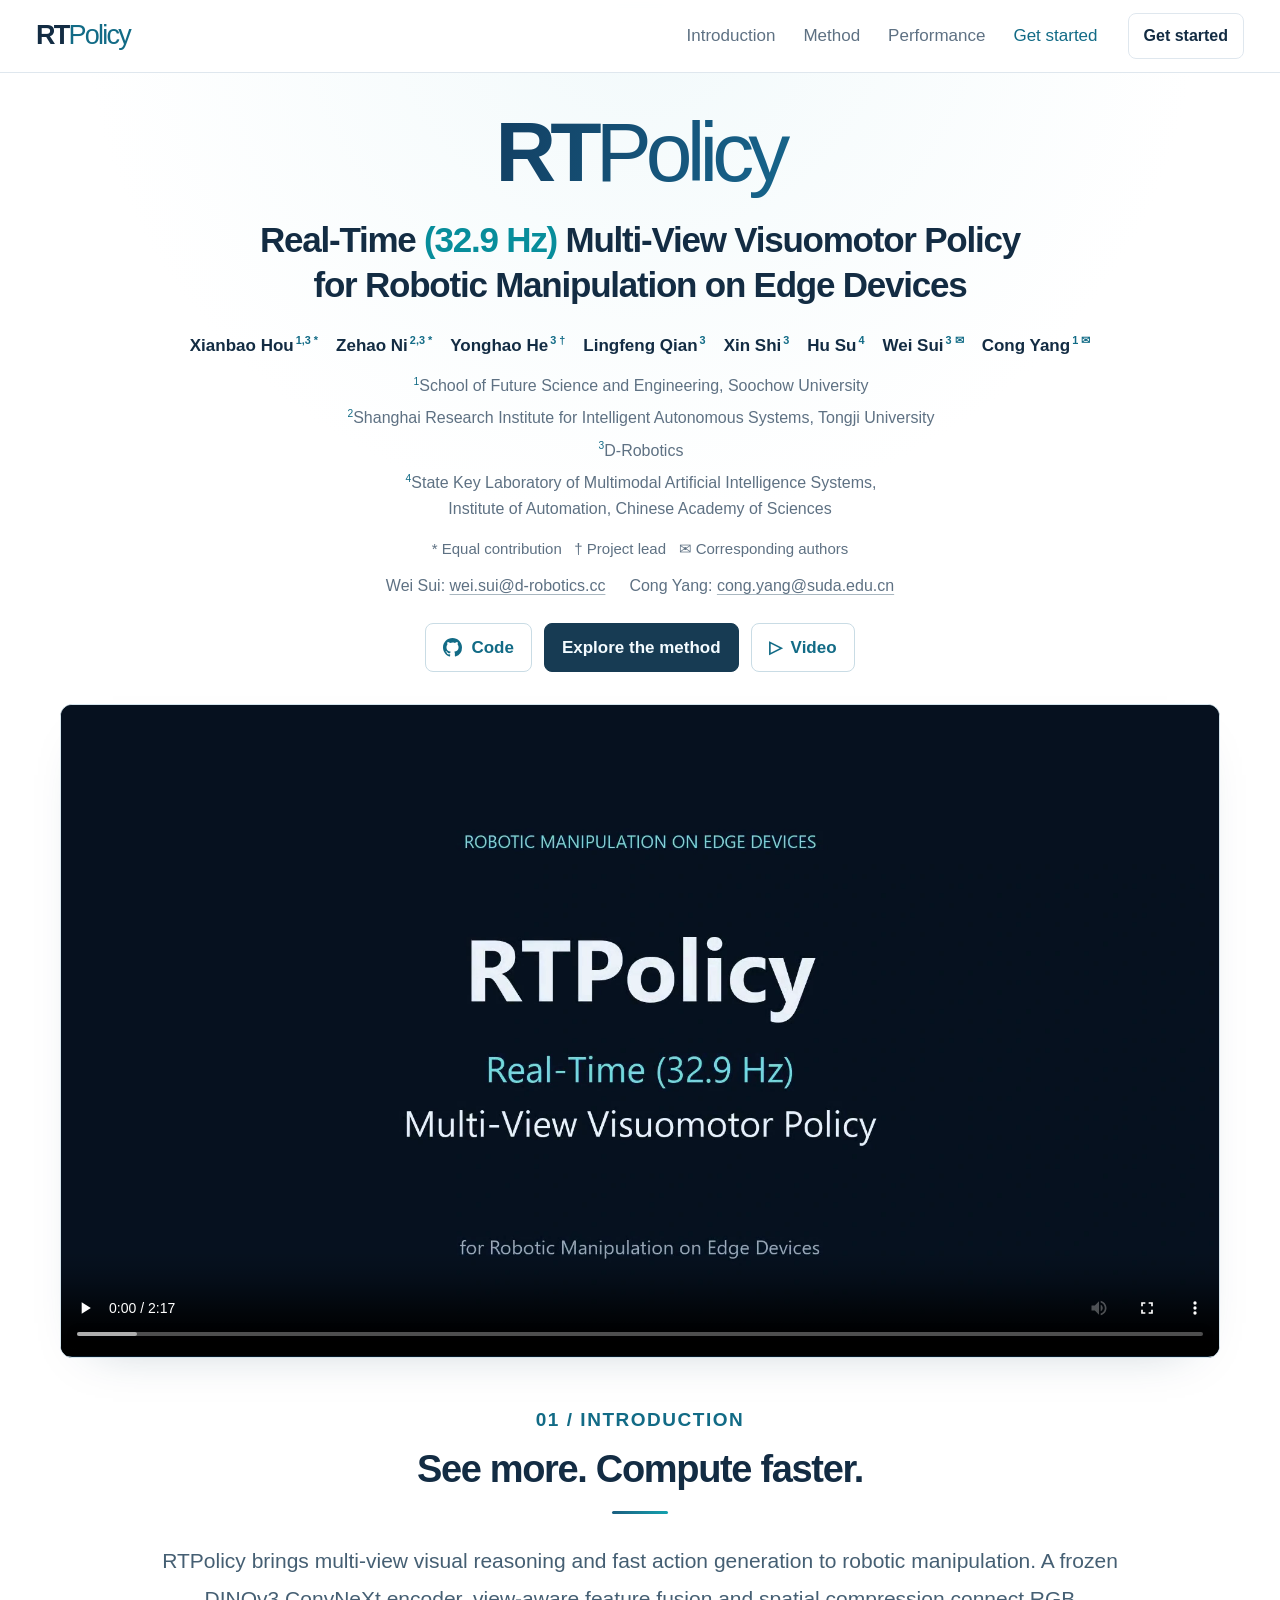
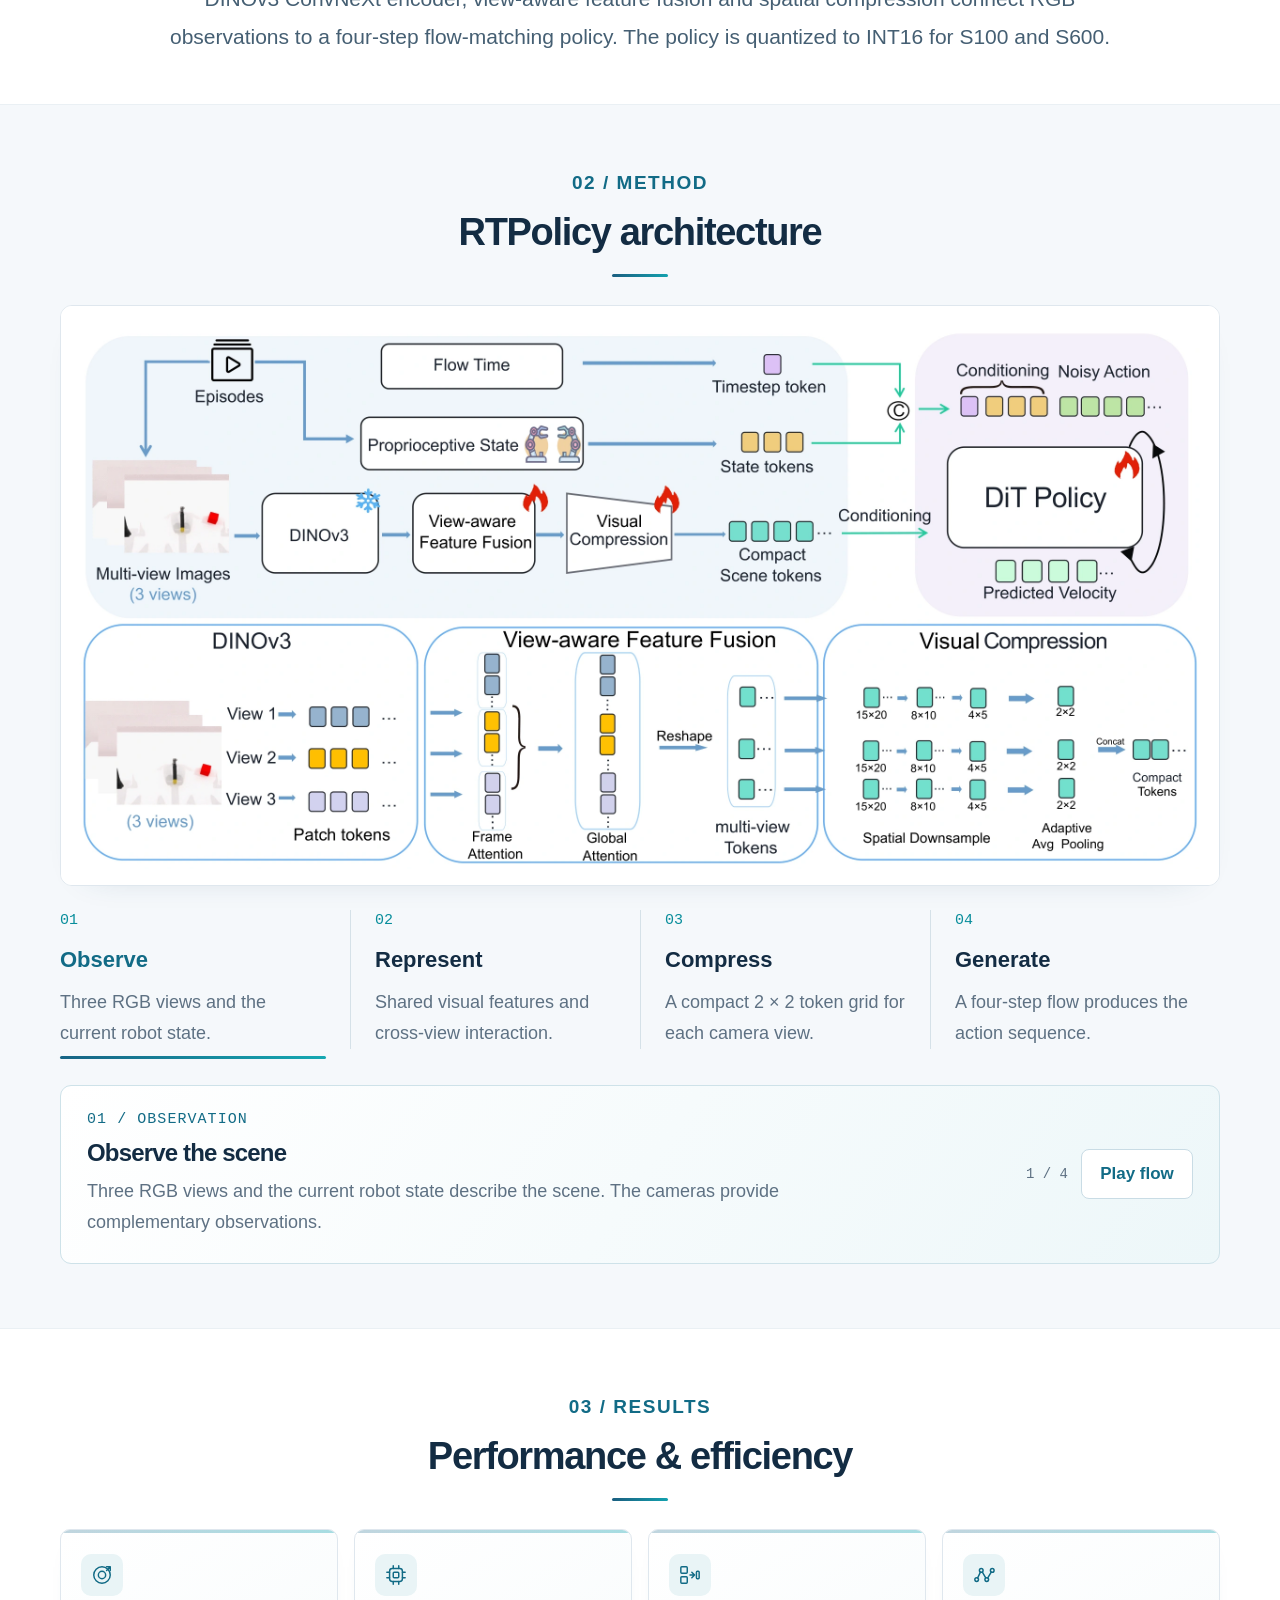
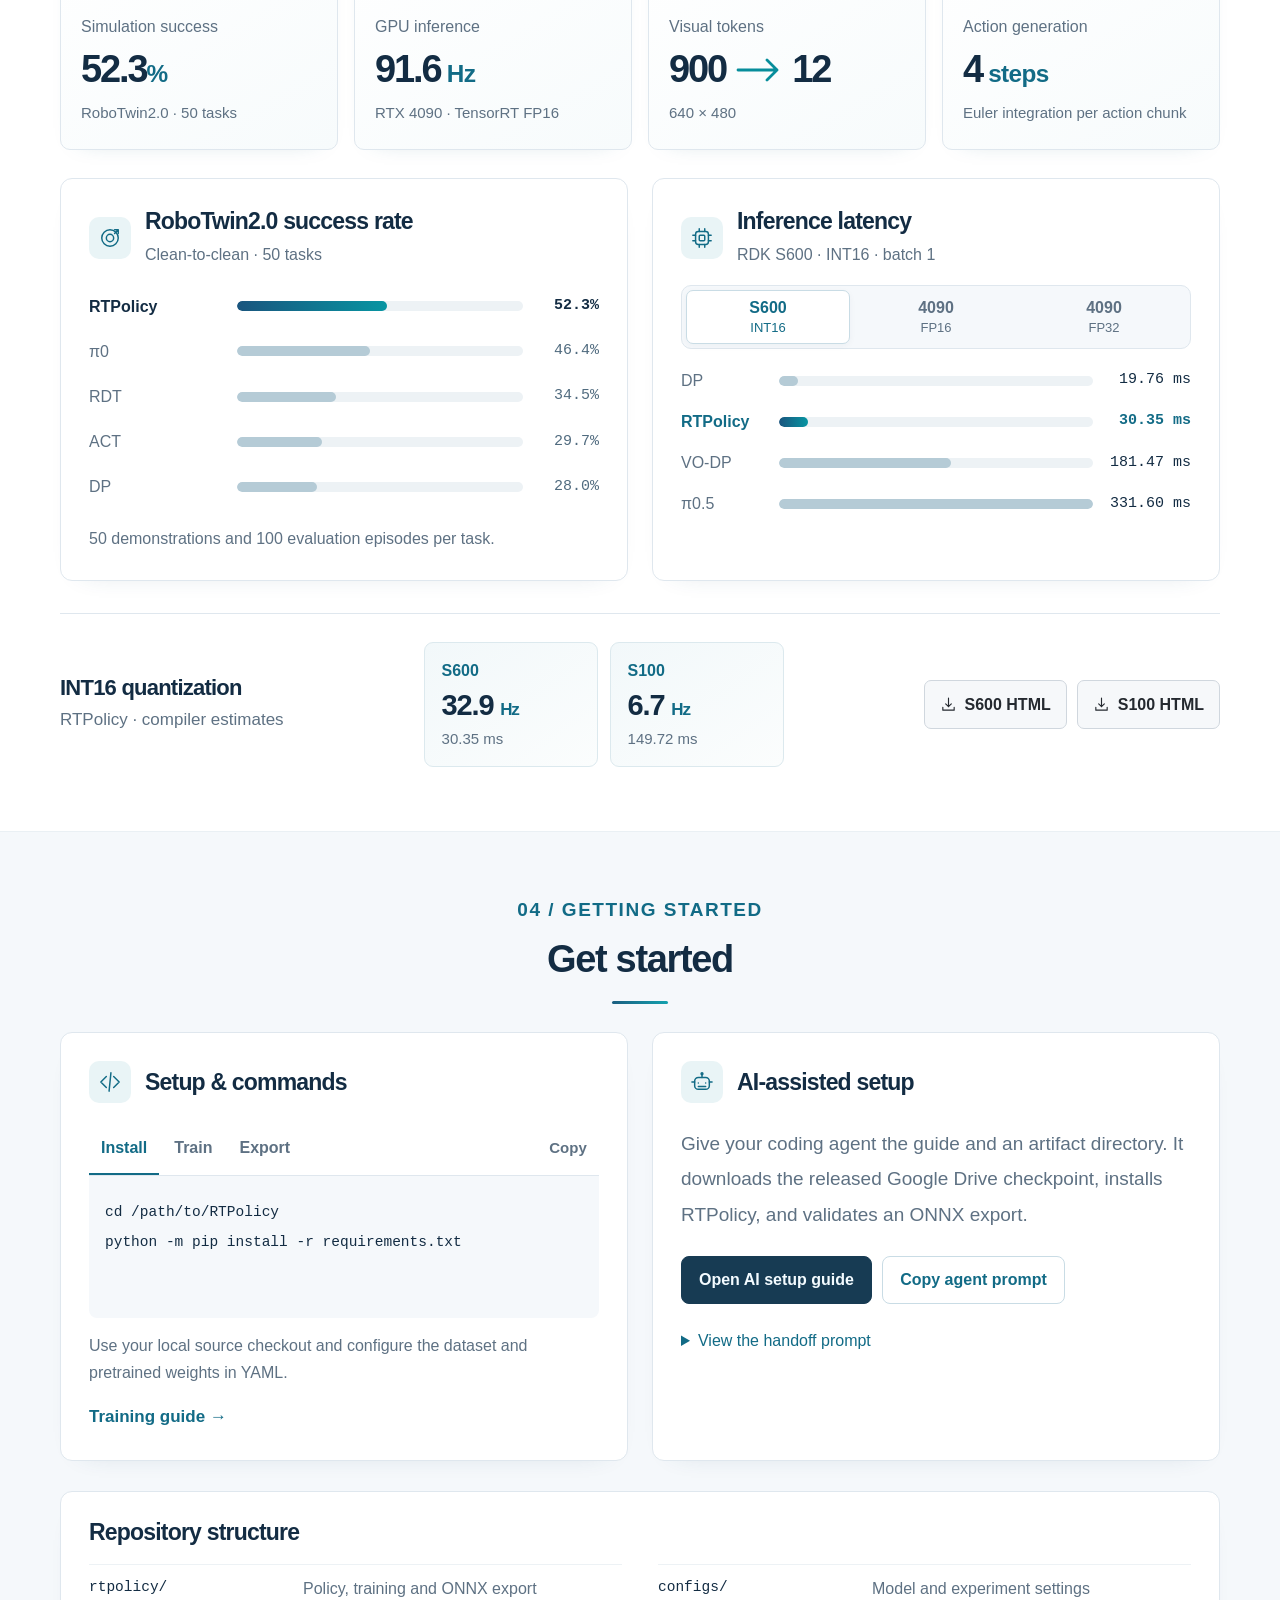
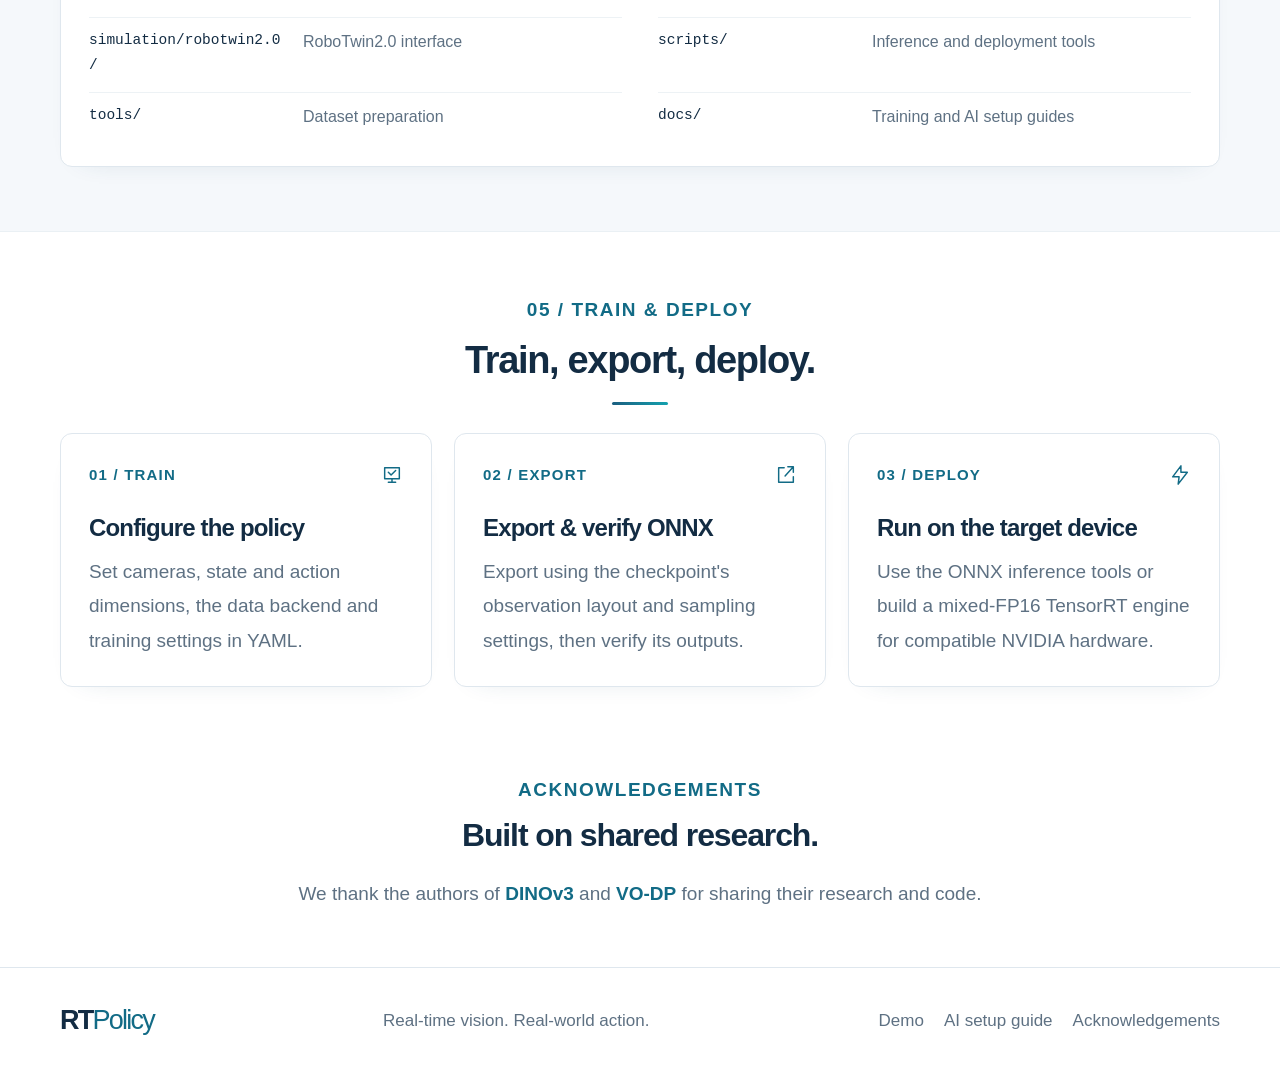
<file: index.html>
<!doctype html>
<html lang="en">
  <head>
    <meta charset="utf-8" />
    <meta name="viewport" content="width=device-width,initial-scale=1" />
    <meta
      name="description"
      content="RTPolicy: multi-view visual reasoning, compact observation tokens and fast flow-matching action generation for robotic manipulation."
    />
    <meta name="theme-color" content="#12354d" />
    <meta
      property="og:title"
      content="RTPolicy · Real-Time Multi-View Visuomotor Policy"
    />
    <meta
      property="og:description"
      content="Multi-view perception and fast action generation. Explore the architecture, paper results and setup guides."
    />
    <meta property="og:type" content="website" />
    <meta property="og:image" content="assets/demo/poster.webp" />
    <title>RTPolicy · Real-Time Multi-View Visuomotor Policy</title>
    <link rel="icon" href="assets/favicon.svg" type="image/svg+xml" />
    <link rel="stylesheet" href="styles.css?v=20261030-drive-ai" />
    <script src="content.js?v=20261030-drive-ai" defer></script>
    <script src="main.js?v=20261030-drive-ai" defer></script>
  </head>
  <body>
    <a class="skip-link" href="#main">Skip to content</a>
    <header class="site-header">
      <div class="reading-progress" aria-hidden="true"><span></span></div>
      <div class="header-inner">
        <a class="brand" href="#main" aria-label="RTPolicy home"
          >RT<span>Policy</span></a
        >
        <button
          class="menu-toggle"
          type="button"
          aria-expanded="false"
          aria-controls="main-navigation"
        >
          Menu <span aria-hidden="true">☰</span>
        </button>
        <nav id="main-navigation" aria-label="Main navigation">
          <a href="#introduction">Introduction</a><a href="#method">Method</a
          ><a href="#results">Performance</a
          ><a href="#getting-started">Get started</a>
        </nav>
        <a class="header-cta" href="#getting-started">Get started</a>
      </div>
    </header>
    <main id="main">
      <section class="hero wrap" aria-labelledby="paper-title">
        <div class="hero-wordmark" aria-hidden="true">
          RT<span>Policy</span>
        </div>
        <h1 id="paper-title">
          Real-Time <span>(32.9 Hz)</span> Multi-View Visuomotor Policy<br
            class="desktop-break"
          />
          for Robotic Manipulation on Edge Devices
        </h1>
        <div class="authors" aria-label="Authors">
          <span>Xianbao Hou<sup>1,3 *</sup></span
          ><span>Zehao Ni<sup>2,3 *</sup></span
          ><span>Yonghao He<sup>3 †</sup></span
          ><span>Lingfeng Qian<sup>3</sup></span
          ><span>Xin Shi<sup>3</sup></span
          ><span>Hu Su<sup>4</sup></span
          ><span>Wei Sui<sup>3 ✉</sup></span
          ><span>Cong Yang<sup>1 ✉</sup></span>
        </div>
        <div class="affiliations">
          <p>
            <sup>1</sup>School of Future Science and Engineering, Soochow
            University
          </p>
          <p>
            <sup>2</sup>Shanghai Research Institute for Intelligent Autonomous
            Systems, Tongji University
          </p>
          <p class="company-affiliations">
            <span><sup>3</sup>D-Robotics</span>
          </p>
          <p>
            <sup>4</sup>State Key Laboratory of Multimodal Artificial
            Intelligence Systems,<br />Institute of Automation, Chinese Academy
            of Sciences
          </p>
        </div>
        <p class="contribution-note">
          * Equal contribution &nbsp; † Project lead &nbsp; ✉ Corresponding
          authors
        </p>
        <p
          class="correspondence"
          aria-label="Corresponding authors' email addresses"
        >
          <span
            >Wei Sui:
            <a href="mailto:wei.sui@d-robotics.cc"
              >wei.sui@d-robotics.cc</a
            ></span
          >
          <span
            >Cong Yang:
            <a href="mailto:cong.yang@suda.edu.cn"
              >cong.yang@suda.edu.cn</a
            ></span
          >
        </p>
        <div class="resource-links">
          <a
            class="button"
            href="https://github.com/D-Robotics-AI-Lab/RTPolicy"
            target="_blank"
            rel="noopener noreferrer"
            ><svg
              class="icon"
              viewBox="0 0 16 16"
              fill="currentColor"
              aria-hidden="true"
              focusable="false"
            >
              <path
                d="M8 0C3.58 0 0 3.58 0 8c0 3.54 2.29 6.53 5.47 7.59.4.07.55-.17.55-.38 0-.19-.01-.82-.01-1.49-2.01.37-2.53-.49-2.69-.94-.09-.23-.48-.94-.82-1.13-.28-.15-.68-.52-.01-.53.63-.01 1.08.58 1.23.82.72 1.21 1.87.87 2.33.66.07-.52.28-.87.51-1.07-1.78-.2-3.64-.89-3.64-3.95 0-.87.31-1.59.82-2.15-.08-.2-.36-1.02.08-2.12 0 0 .67-.21 2.2.82a7.65 7.65 0 0 1 2-.27c.68 0 1.36.09 2 .27 1.53-1.04 2.2-.82 2.2-.82.44 1.1.16 1.92.08 2.12.51.56.82 1.27.82 2.15 0 3.07-1.87 3.75-3.65 3.95.29.25.54.73.54 1.48 0 1.07-.01 1.93-.01 2.2 0 .21.15.46.55.38A8.013 8.013 0 0 0 16 8c0-4.42-3.58-8-8-8Z"
              />
            </svg>
            Code</a
          ><a class="button primary" href="#method">Explore the method</a
          ><a class="button" href="#demo"
            ><span aria-hidden="true">▷</span> Video</a
          >
        </div>
        <div class="demo-player" id="demo">
          <video
            id="rtpolicy-demo-video"
            controls
            playsinline
            preload="metadata"
            poster="assets/demo/poster.webp"
            width="1920"
            height="1080"
          >
            <source
              src="assets/demo/RTPolicy.mp4"
              type='video/mp4; codecs="avc1.640028"'
            />
            <source src="assets/demo/RTPolicy.webm" type="video/webm" />
            <p>
              <a href="assets/demo/RTPolicy.mp4"
                >RTPolicy demonstration video</a
              >
            </p>
          </video>
        </div>
      </section>
      <section
        id="introduction"
        class="section wrap intro-section"
        aria-labelledby="intro-title"
      >
        <div class="section-heading centered">
          <p class="section-label">01 / INTRODUCTION</p>
          <h2 id="intro-title">See more. Compute faster.</h2>
        </div>
        <p class="intro-text">
          RTPolicy brings multi-view visual reasoning and fast action generation
          to robotic manipulation. A frozen DINOv3 ConvNeXt encoder, view-aware
          feature fusion and spatial compression connect RGB observations to a
          four-step flow-matching policy. The policy is quantized to INT16 for
          S100 and S600.
        </p>
      </section>
      <section
        id="method"
        class="section method-section"
        aria-labelledby="method-title"
      >
        <div class="wrap">
          <div class="section-heading centered">
            <p class="section-label">02 / METHOD</p>
            <h2 id="method-title">RTPolicy architecture</h2>
          </div>
          <figure class="paper-figure">
            <button
              class="figure-button"
              type="button"
              data-lightbox="assets/rtpolicy-architecture.webp"
              data-caption="RTPolicy architecture"
              aria-label="Enlarge the RTPolicy architecture"
            >
              <img
                src="assets/rtpolicy-architecture.webp"
                alt="RTPolicy architecture: multi-view DINOv3 features, view-aware fusion, spatial compression and state-conditioned flow-matching action generation."
                loading="lazy"
                width="2400"
                height="1164"
              /><span class="zoom-hint" aria-hidden="true">Enlarge</span>
            </button>
          </figure>
          <div
            class="method-steps"
            role="tablist"
            aria-label="Explore the policy pipeline"
          >
            <button
              class="method-step"
              type="button"
              role="tab"
              id="method-step-0"
              data-method-stage="0"
              aria-selected="true"
              aria-controls="method-stage-panel"
              tabindex="0"
            >
              <span class="step-number">01</span
              ><span class="method-step-title">Observe</span
              ><span class="method-step-copy"
                >Three RGB views and the current robot state.</span
              ></button
            ><button
              class="method-step"
              type="button"
              role="tab"
              id="method-step-1"
              data-method-stage="1"
              aria-selected="false"
              aria-controls="method-stage-panel"
              tabindex="-1"
            >
              <span class="step-number">02</span
              ><span class="method-step-title">Represent</span
              ><span class="method-step-copy"
                >Shared visual features and cross-view interaction.</span
              ></button
            ><button
              class="method-step"
              type="button"
              role="tab"
              id="method-step-2"
              data-method-stage="2"
              aria-selected="false"
              aria-controls="method-stage-panel"
              tabindex="-1"
            >
              <span class="step-number">03</span
              ><span class="method-step-title">Compress</span
              ><span class="method-step-copy"
                >A compact 2 × 2 token grid for each camera view.</span
              ></button
            ><button
              class="method-step"
              type="button"
              role="tab"
              id="method-step-3"
              data-method-stage="3"
              aria-selected="false"
              aria-controls="method-stage-panel"
              tabindex="-1"
            >
              <span class="step-number">04</span
              ><span class="method-step-title">Generate</span
              ><span class="method-step-copy"
                >A four-step flow produces the action sequence.</span
              >
            </button>
          </div>
          <div class="method-tour">
            <div
              id="method-stage-panel"
              role="tabpanel"
              aria-labelledby="method-step-0"
              tabindex="0"
              aria-live="polite"
            >
              <p class="stage-tag" id="stage-tag">01 / OBSERVATION</p>
              <h3 id="stage-title">Observe the scene</h3>
              <p id="stage-description">
                Three camera views and the current robot state provide the
                observation.
              </p>
            </div>
            <div class="tour-controls">
              <span id="stage-position">1 / 4</span
              ><button
                class="button"
                type="button"
                id="method-autoplay"
                aria-pressed="false"
              >
                Play flow
              </button>
            </div>
          </div>
        </div>
      </section>
      <section
        id="results"
        class="section wrap"
        aria-labelledby="results-title"
      >
        <div class="section-heading centered">
          <p class="section-label">03 / RESULTS</p>
          <h2 id="results-title">Performance &amp; efficiency</h2>
        </div>
        <div class="metric-grid">
          <article class="metric-card">
            <span class="metric-icon"
              ><svg
                class="icon"
                viewBox="0 0 24 24"
                fill="none"
                stroke="currentColor"
                stroke-width="1.6"
                stroke-linecap="round"
                stroke-linejoin="round"
                aria-hidden="true"
              >
                <circle cx="12" cy="12" r="9" />
                <circle cx="12" cy="12" r="4" />
                <path d="m17 7 4-4M17 3h4v4" /></svg
            ></span>
            <p class="metric-label">Simulation success</p>
            <strong>52.3<span>%</span></strong>
            <p>RoboTwin2.0 · 50 tasks</p>
          </article>
          <article class="metric-card">
            <span class="metric-icon"
              ><svg
                class="icon"
                viewBox="0 0 24 24"
                fill="none"
                stroke="currentColor"
                stroke-width="1.6"
                stroke-linecap="round"
                stroke-linejoin="round"
                aria-hidden="true"
              >
                <rect x="5" y="5" width="14" height="14" rx="3" />
                <rect x="9" y="9" width="6" height="6" rx="1" />
                <path
                  d="M9 2v3m6-3v3M9 19v3m6-3v3M2 9h3m-3 6h3m14-6h3m-3 6h3"
                /></svg
            ></span>
            <p class="metric-label">GPU inference</p>
            <strong>91.6<span> Hz</span></strong>
            <p>RTX 4090 · TensorRT FP16</p>
          </article>
          <article class="metric-card">
            <span class="metric-icon"
              ><svg
                class="icon"
                viewBox="0 0 24 24"
                fill="none"
                stroke="currentColor"
                stroke-width="1.6"
                stroke-linecap="round"
                stroke-linejoin="round"
                aria-hidden="true"
              >
                <rect x="2" y="3" width="7" height="7" rx="1" />
                <rect x="2" y="14" width="7" height="7" rx="1" />
                <path d="m12 12 5 0m-3-3 3 3-3 3" />
                <rect x="19" y="8" width="3" height="8" rx="1" /></svg
            ></span>
            <p class="metric-label">Visual tokens</p>
            <strong
              class="token-metric"
              role="img"
              aria-label="900 visual tokens compressed to 12"
              ><span>900</span
              ><svg
                class="token-arrow"
                viewBox="0 0 48 24"
                fill="none"
                stroke="currentColor"
                stroke-width="2.8"
                stroke-linecap="round"
                stroke-linejoin="round"
                aria-hidden="true"
              >
                <path d="M3 12h39m-10-10 10 10-10 10" /></svg
              ><span>12</span></strong
            >
            <p>640 × 480</p>
          </article>
          <article class="metric-card">
            <span class="metric-icon"
              ><svg
                class="icon"
                viewBox="0 0 24 24"
                fill="none"
                stroke="currentColor"
                stroke-width="1.6"
                stroke-linecap="round"
                stroke-linejoin="round"
                aria-hidden="true"
              >
                <path d="m5.1 15.2 3-6.4m2.1.1 3.7 6.3m2.2 0 3.8-6.3" />
                <circle cx="4" cy="17" r="2" />
                <circle cx="9" cy="7" r="2" />
                <circle cx="15" cy="17" r="2" />
                <circle cx="21" cy="7" r="2" /></svg
            ></span>
            <p class="metric-label">Action generation</p>
            <strong>4<span> steps</span></strong>
            <p>Euler integration per action chunk</p>
          </article>
        </div>
        <div class="results-grid">
          <article class="result-card">
            <div class="card-heading">
              <span class="small-icon"
                ><svg
                  class="icon"
                  viewBox="0 0 24 24"
                  fill="none"
                  stroke="currentColor"
                  stroke-width="1.6"
                  stroke-linecap="round"
                  stroke-linejoin="round"
                  aria-hidden="true"
                >
                  <circle cx="12" cy="12" r="9" />
                  <circle cx="12" cy="12" r="4" />
                  <path d="m17 7 4-4M17 3h4v4" /></svg
              ></span>
              <div>
                <h3>RoboTwin2.0 success rate</h3>
                <p>Clean-to-clean · 50 tasks</p>
              </div>
            </div>
            <div
              class="benchmark-bars"
              id="simulation-bars"
              aria-label="Mean simulation success rates"
            ></div>
            <p class="chart-note">
              50 demonstrations and 100 evaluation episodes per task.
            </p>
          </article>
          <article class="result-card latency-card">
            <div class="card-heading">
              <span class="small-icon"
                ><svg
                  class="icon"
                  viewBox="0 0 24 24"
                  fill="none"
                  stroke="currentColor"
                  stroke-width="1.6"
                  stroke-linecap="round"
                  stroke-linejoin="round"
                  aria-hidden="true"
                >
                  <rect x="5" y="5" width="14" height="14" rx="3" />
                  <rect x="9" y="9" width="6" height="6" rx="1" />
                  <path
                    d="M9 2v3m6-3v3M9 19v3m6-3v3M2 9h3m-3 6h3m14-6h3m-3 6h3"
                  /></svg
              ></span>
              <div>
                <h3>Inference latency</h3>
                <p id="latency-platform">RDK S600 · INT16 · batch 1</p>
              </div>
            </div>
            <div
              class="latency-tabs"
              role="tablist"
              aria-label="Latency platform and precision"
            >
              <button
                type="button"
                role="tab"
                id="latency-tab-s600"
                data-latency="s600"
                aria-selected="true"
                aria-controls="gpu-bars"
                aria-label="RDK S600, INT16"
              >
                S600 <span>INT16</span>
              </button>
              <button
                type="button"
                role="tab"
                id="latency-tab-gpu-fp16"
                data-latency="gpu-fp16"
                aria-selected="false"
                aria-controls="gpu-bars"
                aria-label="RTX 4090, FP16"
                tabindex="-1"
              >
                4090 <span>FP16</span>
              </button>
              <button
                type="button"
                role="tab"
                id="latency-tab-gpu-fp32"
                data-latency="gpu-fp32"
                aria-selected="false"
                aria-controls="gpu-bars"
                aria-label="RTX 4090, FP32"
                tabindex="-1"
              >
                4090 <span>FP32</span>
              </button>
            </div>
            <div
              class="latency-bars"
              id="gpu-bars"
              role="tabpanel"
              aria-labelledby="latency-tab-s600"
            ></div>
          </article>
        </div>
        <section
          class="quantization-evidence"
          id="quantization-evidence"
          aria-labelledby="quantization-evidence-title"
        >
          <div>
            <h3 id="quantization-evidence-title">INT16 quantization</h3>
            <p>RTPolicy · compiler estimates</p>
          </div>
          <div
            class="edge-speed-grid quantization-speeds"
            id="edge-speed-grid"
            aria-label="RTPolicy INT16 compiler estimates for S600 and S100"
          ></div>
          <div class="report-download-actions">
            <a
              class="file-download"
              href="assets/quantization/s600.html"
              download="s600.html"
              ><svg
                class="icon"
                viewBox="0 0 24 24"
                fill="none"
                stroke="currentColor"
                stroke-width="1.6"
                stroke-linecap="round"
                stroke-linejoin="round"
                aria-hidden="true"
              >
                <path d="M12 3v12m-4-4 4 4 4-4M4 16v4h16v-4" />
              </svg>
              S600 HTML</a
            ><a
              class="file-download"
              href="assets/quantization/s100.html"
              download="s100.html"
              ><svg
                class="icon"
                viewBox="0 0 24 24"
                fill="none"
                stroke="currentColor"
                stroke-width="1.6"
                stroke-linecap="round"
                stroke-linejoin="round"
                aria-hidden="true"
              >
                <path d="M12 3v12m-4-4 4 4 4-4M4 16v4h16v-4" />
              </svg>
              S100 HTML</a
            >
          </div>
        </section>
      </section>
      <section
        id="getting-started"
        class="section start-section"
        aria-labelledby="start-title"
      >
        <div class="wrap">
          <div class="section-heading centered">
            <p class="section-label">04 / GETTING STARTED</p>
            <h2 id="start-title">Get started</h2>
          </div>
          <div class="setup-grid">
            <article class="setup-card">
              <div class="card-heading">
                <span class="small-icon"
                  ><svg
                    class="icon"
                    viewBox="0 0 24 24"
                    fill="none"
                    stroke="currentColor"
                    stroke-width="1.6"
                    stroke-linecap="round"
                    stroke-linejoin="round"
                    aria-hidden="true"
                  >
                    <path d="m8 6-6 6 6 6m8-12 6 6-6 6m-3-16-2 20" /></svg
                ></span>
                <h3>Setup &amp; commands</h3>
              </div>
              <div class="code-panel">
                <div
                  class="code-tabs"
                  role="group"
                  aria-label="Runtime commands"
                >
                  <button type="button" data-code="install" aria-pressed="true">
                    Install</button
                  ><button type="button" data-code="train" aria-pressed="false">
                    Train</button
                  ><button
                    type="button"
                    data-code="export"
                    aria-pressed="false"
                  >
                    Export</button
                  ><button type="button" id="copy-code" class="copy-button">
                    Copy
                  </button>
                </div>
                <pre><code id="code-example"></code></pre>
                <p id="code-note"></p>
                <span
                  id="copy-status"
                  class="sr-only"
                  role="status"
                  aria-live="polite"
                ></span>
              </div>
              <a
                class="text-link"
                href="guides/training.html"
                target="_blank"
                rel="noopener noreferrer"
                >Training guide <span aria-hidden="true">→</span></a
              >
            </article>
            <article class="setup-card ai-card">
              <div class="card-heading">
                <span class="small-icon"
                  ><svg
                    class="icon"
                    viewBox="0 0 24 24"
                    fill="none"
                    stroke="currentColor"
                    stroke-width="1.6"
                    stroke-linecap="round"
                    stroke-linejoin="round"
                    aria-hidden="true"
                  >
                    <rect x="4" y="7" width="16" height="13" rx="4" />
                    <path d="M12 3v4M8 13h.01M16 13h.01M8 17h8M1 12h3m16 0h3" />
                    <circle cx="12" cy="3" r="1" /></svg
                ></span>
                <h3>AI-assisted setup</h3>
              </div>
              <p>
                Give your coding agent the guide and an artifact directory. It
                downloads the released Google Drive checkpoint, installs
                RTPolicy, and validates an ONNX export.
              </p>
              <div class="ai-actions">
                <a
                  class="button primary"
                  href="guides/ai-setup.html"
                  target="_blank"
                  rel="noopener noreferrer"
                  >Open AI setup guide</a
                ><button class="button" type="button" id="copy-ai-prompt">
                  Copy agent prompt
                </button>
              </div>
              <details class="agent-prompt">
                <summary>View the handoff prompt</summary>
                <pre><code id="ai-prompt"></code></pre>
              </details>
              <span
                id="ai-copy-status"
                class="sr-only"
                role="status"
                aria-live="polite"
              ></span>
            </article>
          </div>
          <div class="repository-layout">
            <h3>Repository structure</h3>
            <div class="repo-tree">
              <div>
                <code>rtpolicy/</code
                ><span>Policy, training and ONNX export</span>
              </div>
              <div>
                <code>configs/</code><span>Model and experiment settings</span>
              </div>
              <div>
                <code>simulation/robotwin2.0/</code
                ><span>RoboTwin2.0 interface</span>
              </div>
              <div>
                <code>scripts/</code><span>Inference and deployment tools</span>
              </div>
              <div><code>tools/</code><span>Dataset preparation</span></div>
              <div>
                <code>docs/</code><span>Training and AI setup guides</span>
              </div>
            </div>
          </div>
        </div>
      </section>
      <section
        id="deployment"
        class="section wrap"
        aria-labelledby="deployment-title"
      >
        <div class="section-heading centered">
          <p class="section-label">05 / TRAIN &amp; DEPLOY</p>
          <h2 id="deployment-title">Train, export, deploy.</h2>
        </div>
        <div class="deployment-grid">
          <a href="guides/training.html#configure" class="deployment-card"
            ><div class="deployment-top">
              <span>01 / TRAIN</span
              ><svg
                class="icon"
                viewBox="0 0 24 24"
                fill="none"
                stroke="currentColor"
                stroke-width="1.6"
                stroke-linecap="round"
                stroke-linejoin="round"
                aria-hidden="true"
              >
                <path d="M4 4h16v12H4zM8 20h8m-4-4v4M8 9l3 3 5-5" />
              </svg>
            </div>
            <h3>Configure the policy</h3>
            <p>
              Set cameras, state and action dimensions, the data backend and
              training settings in YAML.
            </p></a
          ><a
            href="guides/ai-setup.html#3-export-and-verify-fp32"
            class="deployment-card"
            ><div class="deployment-top">
              <span>02 / EXPORT</span
              ><svg
                class="icon"
                viewBox="0 0 24 24"
                fill="none"
                stroke="currentColor"
                stroke-width="1.6"
                stroke-linecap="round"
                stroke-linejoin="round"
                aria-hidden="true"
              >
                <path d="M14 3h6v6m-9 4 9-10M10 4H4v16h16v-6" />
              </svg>
            </div>
            <h3>Export &amp; verify ONNX</h3>
            <p>
              Export using the checkpoint's observation layout and sampling
              settings, then verify its outputs.
            </p></a
          ><a
            href="guides/ai-setup.html#4-nvidia-tensorrt-inference"
            class="deployment-card"
            ><div class="deployment-top">
              <span>03 / DEPLOY</span
              ><svg
                class="icon"
                viewBox="0 0 24 24"
                fill="none"
                stroke="currentColor"
                stroke-width="1.6"
                stroke-linecap="round"
                stroke-linejoin="round"
                aria-hidden="true"
              >
                <path d="m13 2-9 12h7l-1 8 10-13h-7Z" />
              </svg>
            </div>
            <h3>Run on the target device</h3>
            <p>
              Use the ONNX inference tools or build a mixed-FP16 TensorRT engine
              for compatible NVIDIA hardware.
            </p></a
          >
        </div>
      </section>
      <section
        id="acknowledgements"
        class="section acknowledgements wrap"
        aria-labelledby="ack-title"
      >
        <p class="section-label">ACKNOWLEDGEMENTS</p>
        <h2 id="ack-title">Built on shared research.</h2>
        <p>
          We thank the authors of
          <a
            href="https://github.com/facebookresearch/dinov3"
            target="_blank"
            rel="noopener noreferrer"
            >DINOv3</a
          >
          and
          <a
            href="https://github.com/D-Robotics-AI-Lab/DRRM"
            target="_blank"
            rel="noopener noreferrer"
            >VO-DP</a
          >
          for sharing their research and code.
        </p>
      </section>
    </main>
    <button type="button" class="back-to-top" aria-label="Back to top">
      <svg
        viewBox="0 0 24 24"
        fill="none"
        stroke="currentColor"
        stroke-width="1.8"
        stroke-linecap="round"
        stroke-linejoin="round"
        aria-hidden="true"
      >
        <path d="M12 20V4m-6 6 6-6 6 6" />
      </svg>
    </button>
    <footer class="site-footer">
      <div class="wrap footer-inner">
        <a class="brand" href="#main">RT<span>Policy</span></a>
        <p>Real-time vision. Real-world action.</p>
        <div>
          <a href="#demo">Demo</a
          ><a href="guides/ai-setup.html">AI setup guide</a
          ><a href="#acknowledgements">Acknowledgements</a>
        </div>
      </div>
    </footer>
    <dialog id="figure-dialog" aria-label="RTPolicy architecture">
      <button
        type="button"
        id="close-figure"
        aria-label="Close enlarged figure"
      >
        Close <span aria-hidden="true">×</span></button
      ><img id="dialog-image" alt="" />
      <p id="dialog-caption"></p>
    </dialog>
  </body>
</html>
</file>
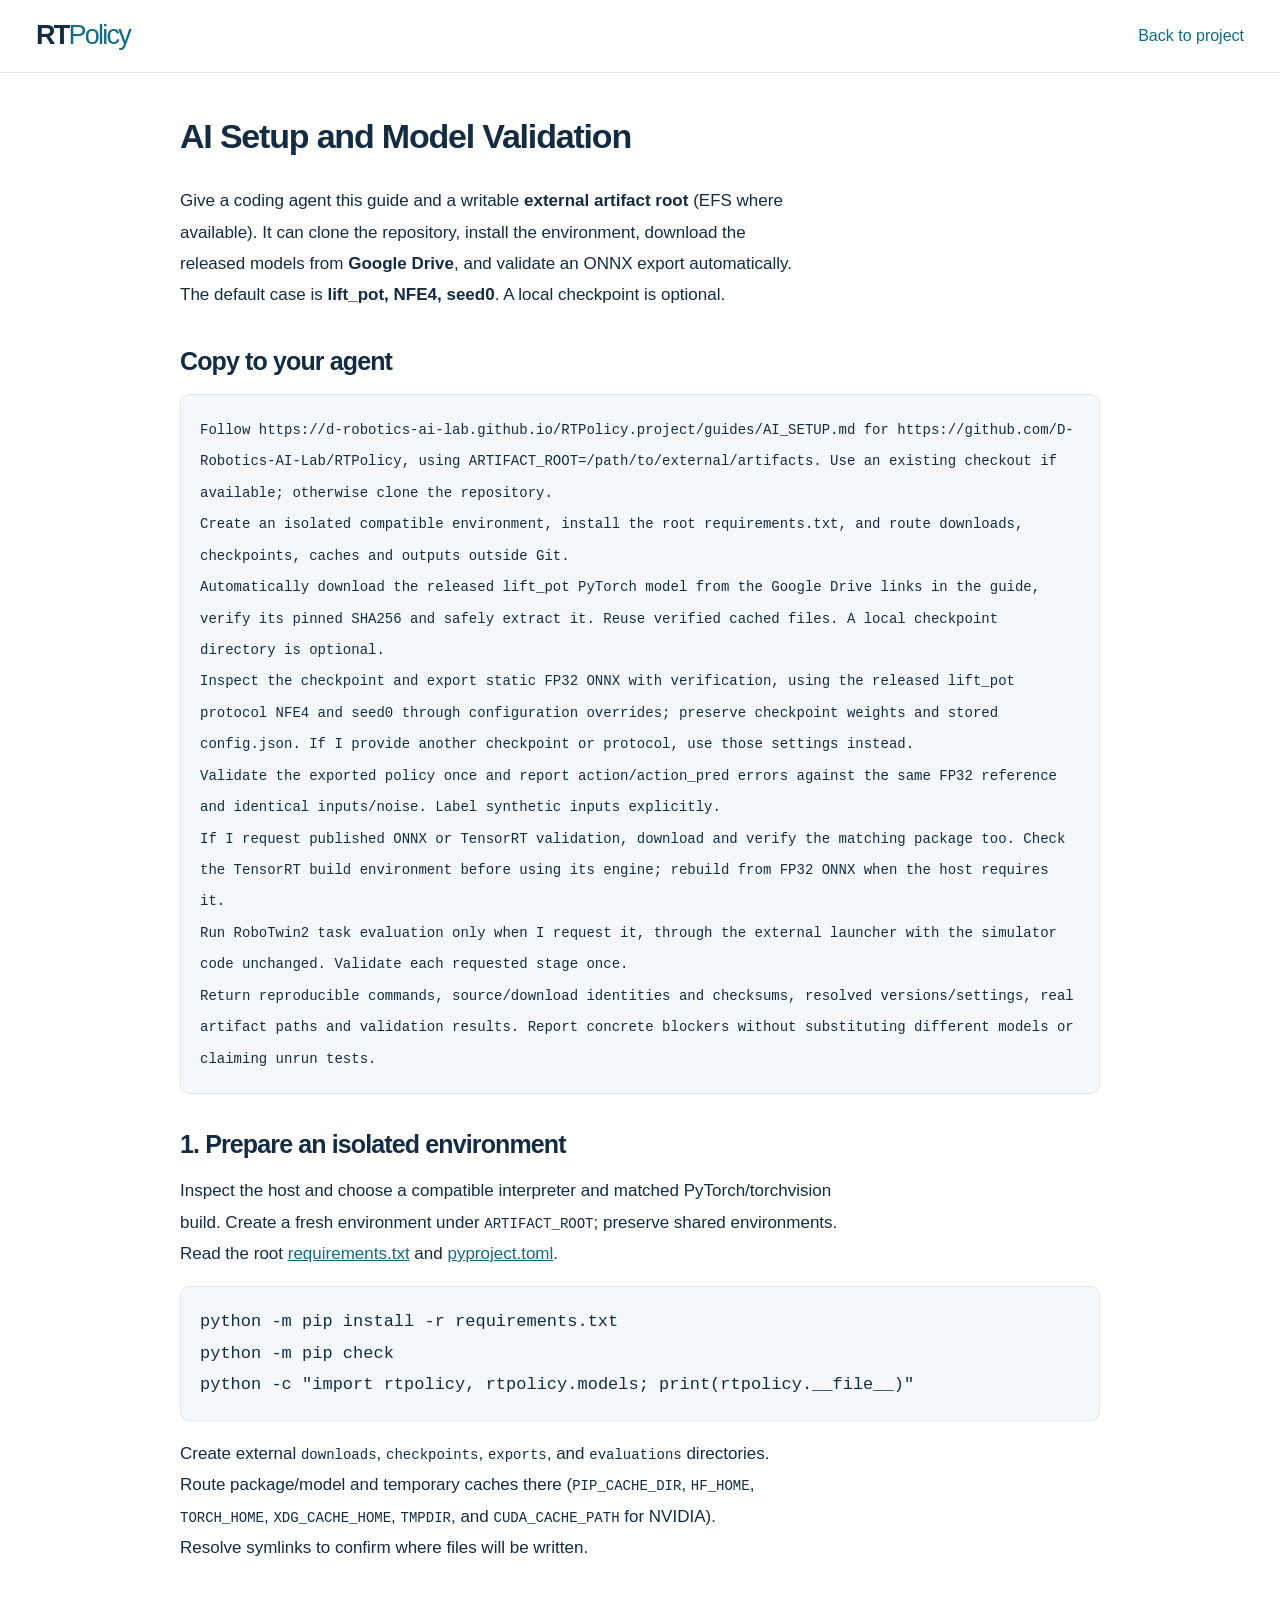
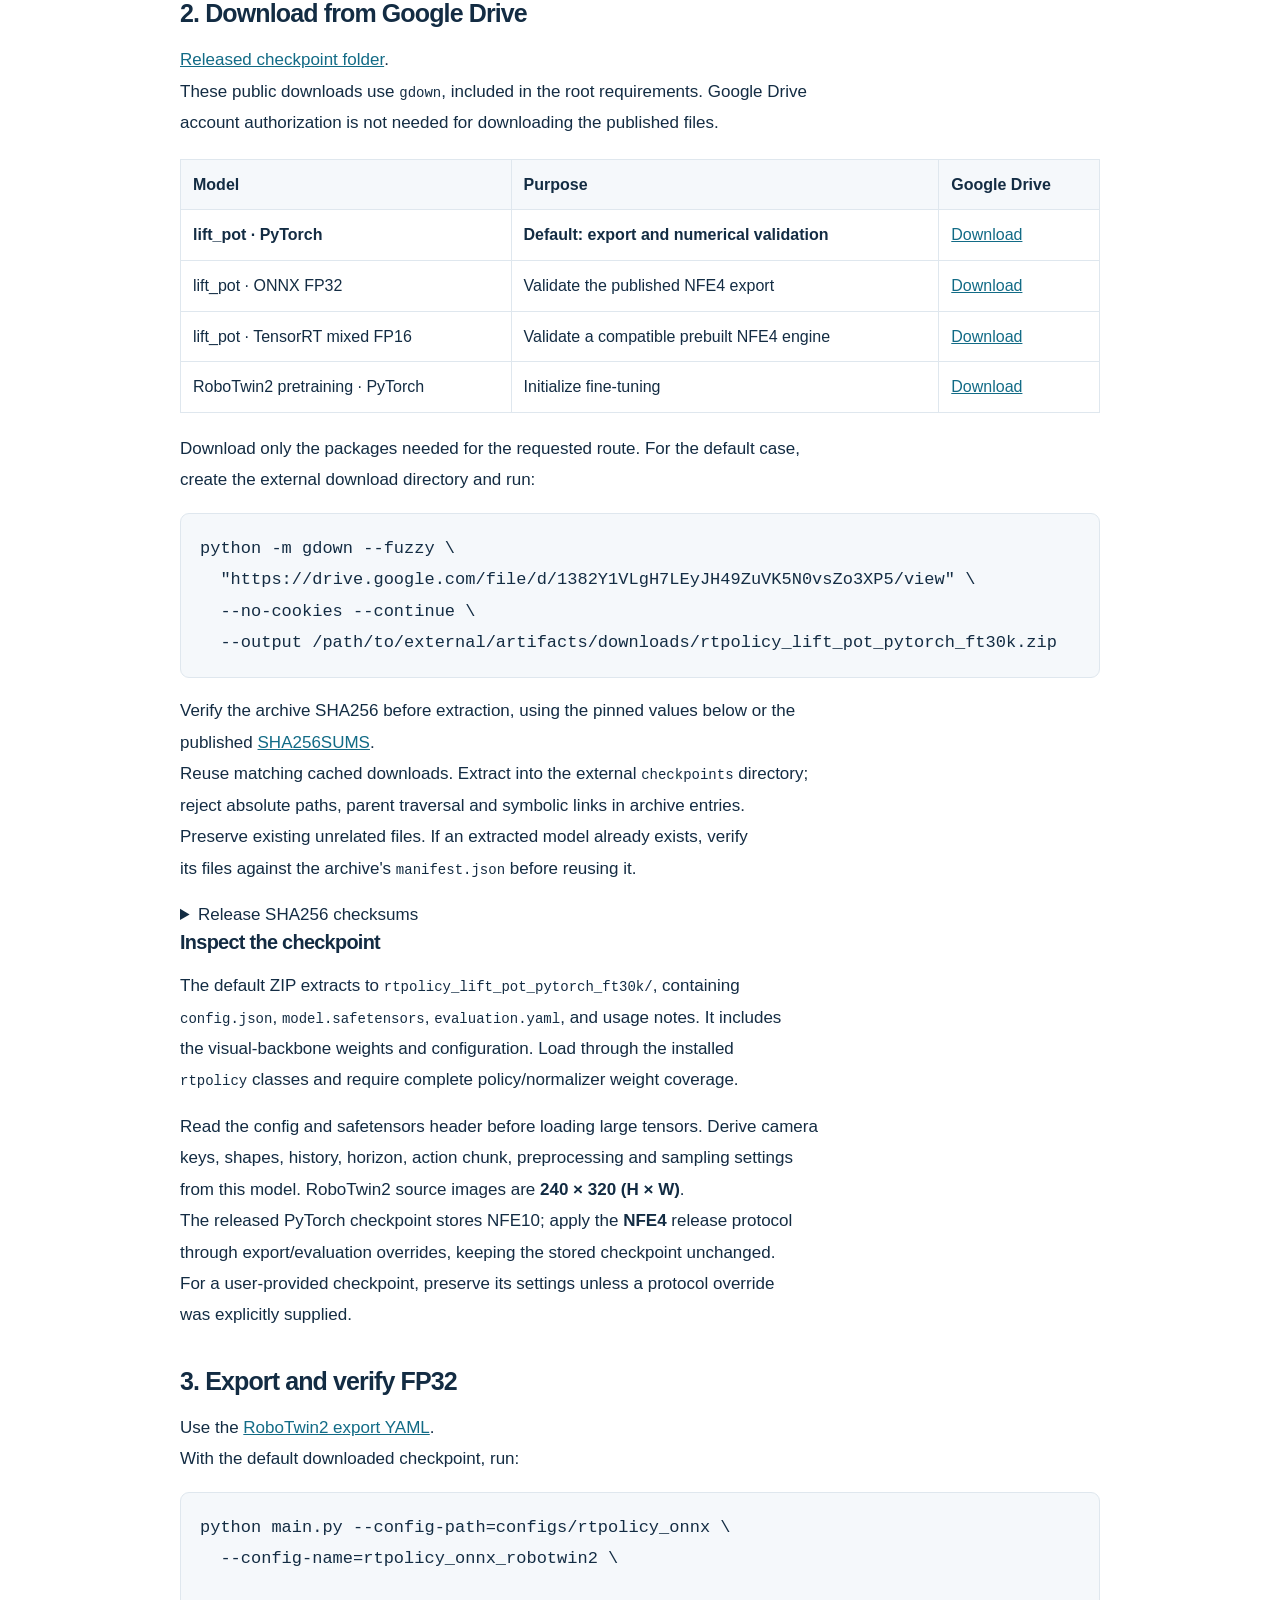
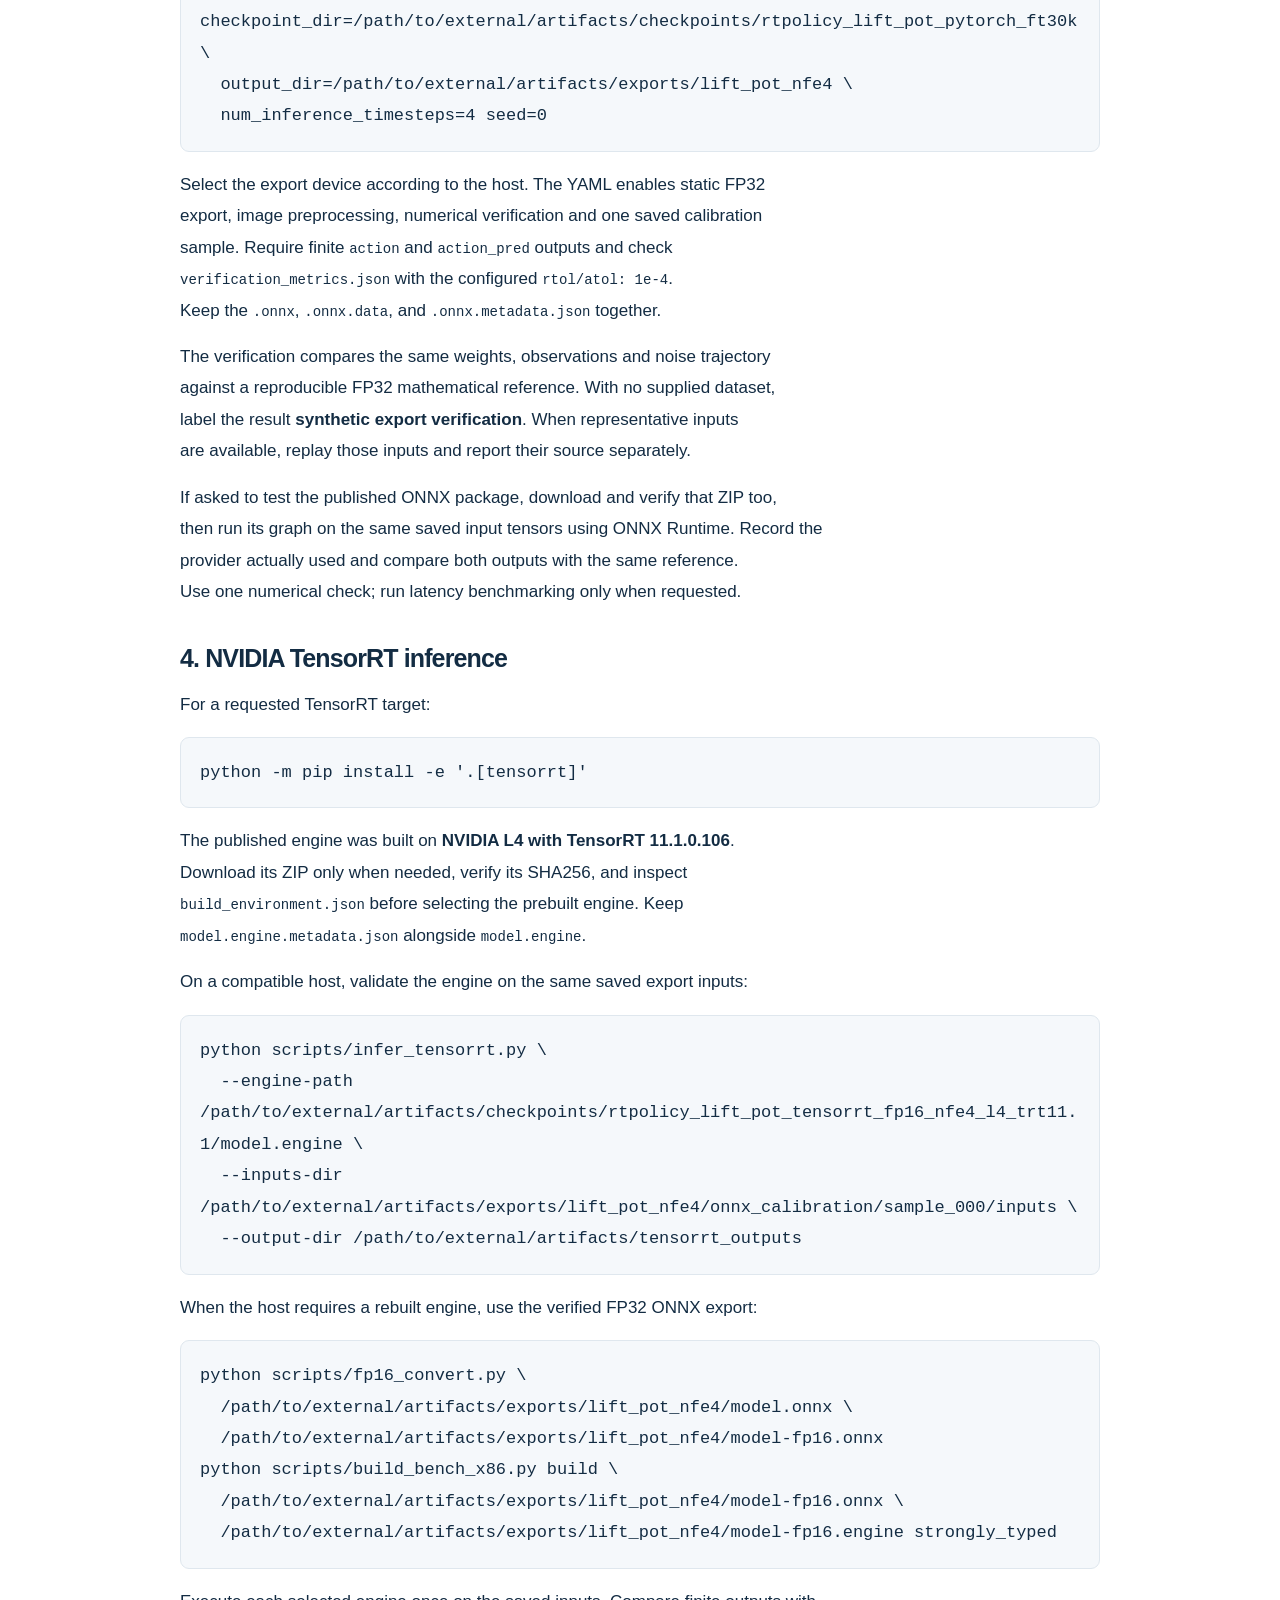
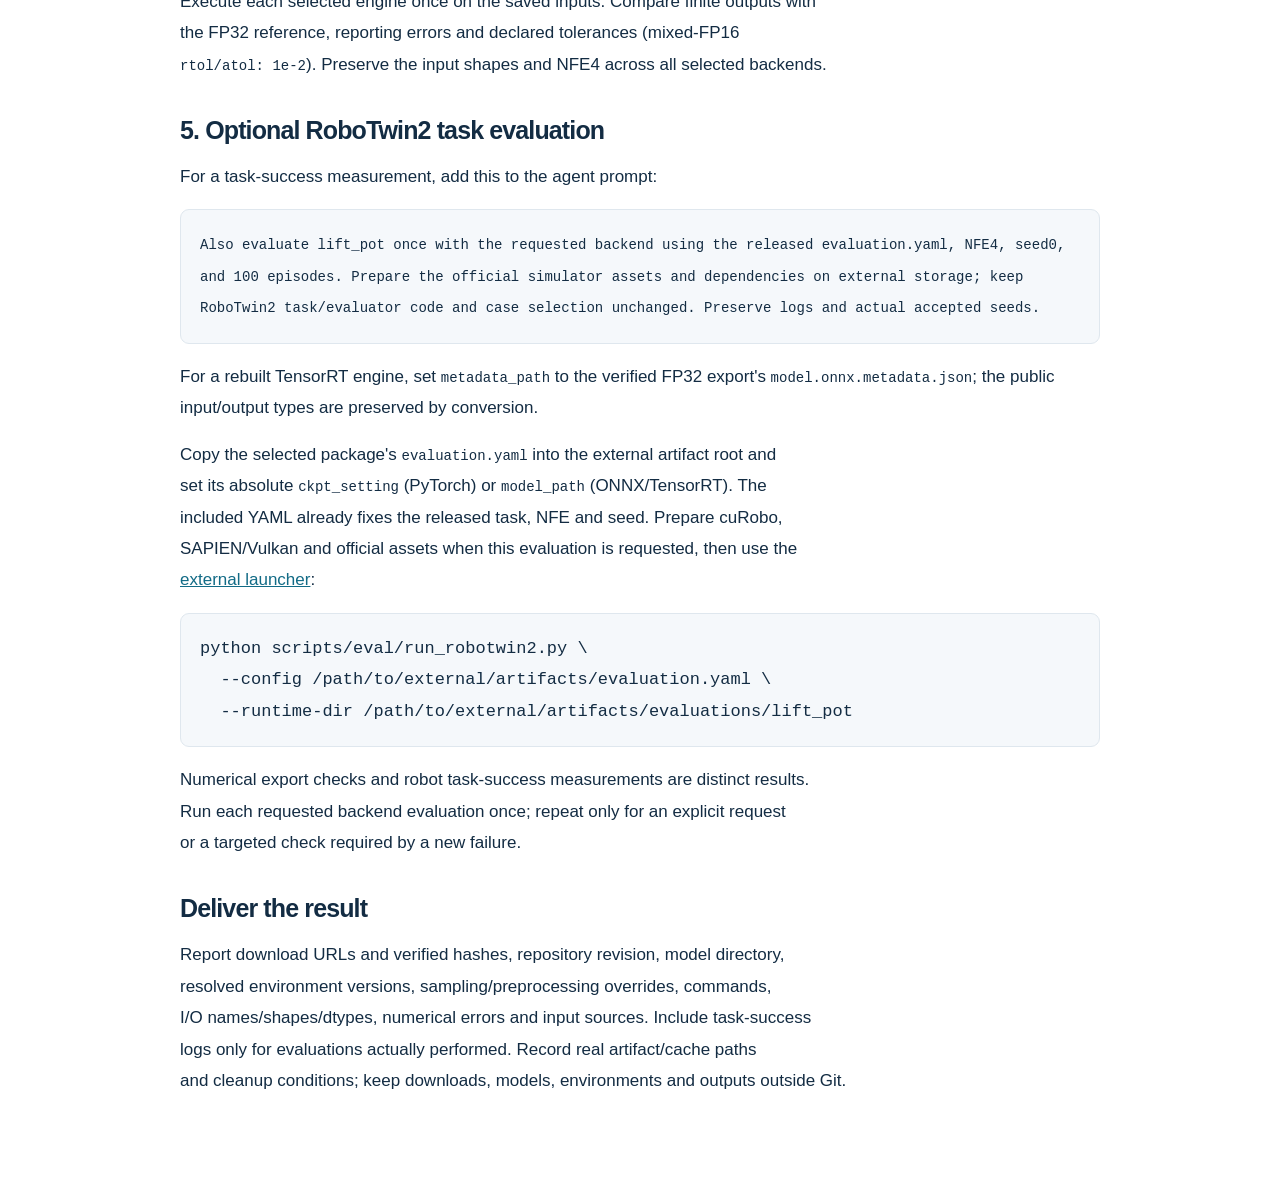
<file: guides/ai-setup.html>
<!doctype html>
<html lang="en">
  <head>
    <meta charset="utf-8" />
    <meta name="viewport" content="width=device-width,initial-scale=1" />
    <title>AI setup &amp; validation · RTPolicy</title>
    <link rel="icon" href="../assets/favicon.svg" type="image/svg+xml" />
    <link rel="stylesheet" href="../styles.css" />
  </head>
  <body class="guide-page">
    <header class="site-header">
      <div class="header-inner">
        <a class="brand" href="../index.html">RT<span>Policy</span></a
        ><a class="guide-back" href="../index.html#getting-started"
          >Back to project</a
        >
      </div>
    </header>
    <main class="guide-content">
      <h1 dir="auto" id="ai-setup-and-model-validation">
        AI Setup and Model Validation
      </h1>
      <p dir="auto">
        Give a coding agent this guide and a writable
        <strong>external artifact root</strong> (EFS where<br />
        available). It can clone the repository, install the environment,
        download the<br />
        released models from <strong>Google Drive</strong>, and validate an ONNX
        export automatically.<br />
        The default case is <strong>lift_pot, NFE4, seed0</strong>. A local
        checkpoint is optional.
      </p>
      <h2 dir="auto" id="copy-to-your-agent">Copy to your agent</h2>
      <pre
        lang="text"
        class="notranslate"
      ><code class="notranslate">Follow https://d-robotics-ai-lab.github.io/RTPolicy.project/guides/AI_SETUP.md for https://github.com/D-Robotics-AI-Lab/RTPolicy, using ARTIFACT_ROOT=/path/to/external/artifacts. Use an existing checkout if available; otherwise clone the repository.
Create an isolated compatible environment, install the root requirements.txt, and route downloads, checkpoints, caches and outputs outside Git.
Automatically download the released lift_pot PyTorch model from the Google Drive links in the guide, verify its pinned SHA256 and safely extract it. Reuse verified cached files. A local checkpoint directory is optional.
Inspect the checkpoint and export static FP32 ONNX with verification, using the released lift_pot protocol NFE4 and seed0 through configuration overrides; preserve checkpoint weights and stored config.json. If I provide another checkpoint or protocol, use those settings instead.
Validate the exported policy once and report action/action_pred errors against the same FP32 reference and identical inputs/noise. Label synthetic inputs explicitly.
If I request published ONNX or TensorRT validation, download and verify the matching package too. Check the TensorRT build environment before using its engine; rebuild from FP32 ONNX when the host requires it.
Run RoboTwin2 task evaluation only when I request it, through the external launcher with the simulator code unchanged. Validate each requested stage once.
Return reproducible commands, source/download identities and checksums, resolved versions/settings, real artifact paths and validation results. Report concrete blockers without substituting different models or claiming unrun tests.
</code></pre>
      <h2 dir="auto" id="1-prepare-an-isolated-environment">
        1. Prepare an isolated environment
      </h2>
      <p dir="auto">
        Inspect the host and choose a compatible interpreter and matched
        PyTorch/torchvision<br />
        build. Create a fresh environment under
        <code class="notranslate">ARTIFACT_ROOT</code>; preserve shared
        environments.<br />
        Read the root
        <a
          href="https://github.com/D-Robotics-AI-Lab/RTPolicy/blob/main/requirements.txt"
          >requirements.txt</a
        >
        and
        <a
          href="https://github.com/D-Robotics-AI-Lab/RTPolicy/blob/main/pyproject.toml"
          >pyproject.toml</a
        >.
      </p>
      <div class="highlight highlight-source-shell" dir="auto">
        <pre class="notranslate">python -m pip install -r requirements.txt
python -m pip check
python -c <span class="pl-s"><span class="pl-pds">"</span>import rtpolicy, rtpolicy.models; print(rtpolicy.__file__)<span class="pl-pds">"</span></span></pre>
      </div>
      <p dir="auto">
        Create external <code class="notranslate">downloads</code>,
        <code class="notranslate">checkpoints</code>,
        <code class="notranslate">exports</code>, and
        <code class="notranslate">evaluations</code> directories.<br />
        Route package/model and temporary caches there (<code
          class="notranslate"
          >PIP_CACHE_DIR</code
        >, <code class="notranslate">HF_HOME</code>,<br />
        <code class="notranslate">TORCH_HOME</code>,
        <code class="notranslate">XDG_CACHE_HOME</code>,
        <code class="notranslate">TMPDIR</code>, and
        <code class="notranslate">CUDA_CACHE_PATH</code> for NVIDIA).<br />
        Resolve symlinks to confirm where files will be written.
      </p>
      <h2 dir="auto" id="2-download-from-google-drive">
        2. Download from Google Drive
      </h2>
      <p dir="auto">
        <a
          href="https://drive.google.com/drive/folders/1UxLqe8mIYPSrPwuCchVBL2StSbZ67_0x"
          rel="nofollow"
          >Released checkpoint folder</a
        >.<br />
        These public downloads use <code class="notranslate">gdown</code>,
        included in the root requirements. Google Drive<br />
        account authorization is not needed for downloading the published files.
      </p>
      <div class="guide-table">
        <table role="table">
          <thead>
            <tr>
              <th>Model</th>
              <th>Purpose</th>
              <th>Google Drive</th>
            </tr>
          </thead>
          <tbody>
            <tr>
              <td><strong>lift_pot · PyTorch</strong></td>
              <td><strong>Default: export and numerical validation</strong></td>
              <td>
                <a
                  href="https://drive.google.com/file/d/1382Y1VLgH7LEyJH49ZuVK5N0vsZo3XP5/view"
                  rel="nofollow"
                  >Download</a
                >
              </td>
            </tr>
            <tr>
              <td>lift_pot · ONNX FP32</td>
              <td>Validate the published NFE4 export</td>
              <td>
                <a
                  href="https://drive.google.com/file/d/1RbjJ23fG8AjcpAz9O2Qlz75UXzMvb1NT/view"
                  rel="nofollow"
                  >Download</a
                >
              </td>
            </tr>
            <tr>
              <td>lift_pot · TensorRT mixed FP16</td>
              <td>Validate a compatible prebuilt NFE4 engine</td>
              <td>
                <a
                  href="https://drive.google.com/file/d/1wjgUX8ptoTxo3MZX3gk3ke532PKDmYdK/view"
                  rel="nofollow"
                  >Download</a
                >
              </td>
            </tr>
            <tr>
              <td>RoboTwin2 pretraining · PyTorch</td>
              <td>Initialize fine-tuning</td>
              <td>
                <a
                  href="https://drive.google.com/file/d/1mUBhBGJkg7Pc1zkn1EEEqU6XcfmXxMQp/view"
                  rel="nofollow"
                  >Download</a
                >
              </td>
            </tr>
          </tbody>
        </table>
      </div>
      <p dir="auto">
        Download only the packages needed for the requested route. For the
        default case,<br />
        create the external download directory and run:
      </p>
      <div class="highlight highlight-source-shell" dir="auto">
        <pre class="notranslate">python -m gdown --fuzzy \
  <span class="pl-s"><span class="pl-pds">"</span>https://drive.google.com/file/d/1382Y1VLgH7LEyJH49ZuVK5N0vsZo3XP5/view<span class="pl-pds">"</span></span> \
  --no-cookies --continue \
  --output /path/to/external/artifacts/downloads/rtpolicy_lift_pot_pytorch_ft30k.zip</pre>
      </div>
      <p dir="auto">
        Verify the archive SHA256 before extraction, using the pinned values
        below or the<br />
        published
        <a
          href="https://drive.google.com/file/d/1_Kynsf4PFK1qMwteFxDhUkGX7tzfeo2M/view"
          rel="nofollow"
          >SHA256SUMS</a
        >.<br />
        Reuse matching cached downloads. Extract into the external
        <code class="notranslate">checkpoints</code> directory;<br />
        reject absolute paths, parent traversal and symbolic links in archive
        entries.<br />
        Preserve existing unrelated files. If an extracted model already exists,
        verify<br />
        its files against the archive's
        <code class="notranslate">manifest.json</code> before reusing it.
      </p>
      <details>
        <summary>Release SHA256 checksums</summary>
        <pre
          lang="text"
          class="notranslate"
        ><code class="notranslate">770d9f664b0804655c778b72baac9e04880b94d1a8298084464ad13ed13c9037  rtpolicy_robotwin2_pretrain_cnnb_3v_300k.zip
0948278d257585e1510d6b25822fb65359a2638c86ecc490a928a8816b31d046  rtpolicy_lift_pot_pytorch_ft30k.zip
afd393d93e3c1152cdc8209701b2d0eaaed8a578286e85ca7a480b7218c14b26  rtpolicy_lift_pot_onnx_fp32_nfe4.zip
96507bbd2492a747c9263216ddbbd531f1aed0908c8d3b6b14473993ae7af1da  rtpolicy_lift_pot_tensorrt_fp16_nfe4_l4_trt11.1.zip
</code></pre>
      </details>
      <h3 dir="auto" id="inspect-the-checkpoint">Inspect the checkpoint</h3>
      <p dir="auto">
        The default ZIP extracts to
        <code class="notranslate">rtpolicy_lift_pot_pytorch_ft30k/</code>,
        containing<br />
        <code class="notranslate">config.json</code>,
        <code class="notranslate">model.safetensors</code>,
        <code class="notranslate">evaluation.yaml</code>, and usage notes. It
        includes<br />
        the visual-backbone weights and configuration. Load through the
        installed<br />
        <code class="notranslate">rtpolicy</code> classes and require complete
        policy/normalizer weight coverage.
      </p>
      <p dir="auto">
        Read the config and safetensors header before loading large tensors.
        Derive camera<br />
        keys, shapes, history, horizon, action chunk, preprocessing and sampling
        settings<br />
        from this model. RoboTwin2 source images are
        <strong>240 × 320 (H × W)</strong>.<br />
        The released PyTorch checkpoint stores NFE10; apply the
        <strong>NFE4</strong> release protocol<br />
        through export/evaluation overrides, keeping the stored checkpoint
        unchanged.<br />
        For a user-provided checkpoint, preserve its settings unless a protocol
        override<br />
        was explicitly supplied.
      </p>
      <h2 dir="auto" id="3-export-and-verify-fp32">
        3. Export and verify FP32
      </h2>
      <p dir="auto">
        Use the
        <a
          href="https://github.com/D-Robotics-AI-Lab/RTPolicy/blob/main/configs/rtpolicy_onnx/rtpolicy_onnx_robotwin2.yaml"
          >RoboTwin2 export YAML</a
        >.<br />
        With the default downloaded checkpoint, run:
      </p>
      <div class="highlight highlight-source-shell" dir="auto">
        <pre class="notranslate">
python main.py --config-path=configs/rtpolicy_onnx \
  --config-name=rtpolicy_onnx_robotwin2 \
  checkpoint_dir=/path/to/external/artifacts/checkpoints/rtpolicy_lift_pot_pytorch_ft30k \
  output_dir=/path/to/external/artifacts/exports/lift_pot_nfe4 \
  num_inference_timesteps=4 seed=0</pre
        >
      </div>
      <p dir="auto">
        Select the export device according to the host. The YAML enables static
        FP32<br />
        export, image preprocessing, numerical verification and one saved
        calibration<br />
        sample. Require finite <code class="notranslate">action</code> and
        <code class="notranslate">action_pred</code> outputs and check<br />
        <code class="notranslate">verification_metrics.json</code> with the
        configured <code class="notranslate">rtol/atol: 1e-4</code>.<br />
        Keep the <code class="notranslate">.onnx</code>,
        <code class="notranslate">.onnx.data</code>, and
        <code class="notranslate">.onnx.metadata.json</code> together.
      </p>
      <p dir="auto">
        The verification compares the same weights, observations and noise
        trajectory<br />
        against a reproducible FP32 mathematical reference. With no supplied
        dataset,<br />
        label the result <strong>synthetic export verification</strong>. When
        representative inputs<br />
        are available, replay those inputs and report their source separately.
      </p>
      <p dir="auto">
        If asked to test the published ONNX package, download and verify that
        ZIP too,<br />
        then run its graph on the same saved input tensors using ONNX Runtime.
        Record the<br />
        provider actually used and compare both outputs with the same
        reference.<br />
        Use one numerical check; run latency benchmarking only when requested.
      </p>
      <h2 dir="auto" id="4-nvidia-tensorrt-inference">
        4. NVIDIA TensorRT inference
      </h2>
      <p dir="auto">For a requested TensorRT target:</p>
      <div class="highlight highlight-source-shell" dir="auto">
        <pre
          class="notranslate"
        >python -m pip install -e <span class="pl-s"><span class="pl-pds">'</span>.[tensorrt]<span class="pl-pds">'</span></span></pre>
      </div>
      <p dir="auto">
        The published engine was built on
        <strong>NVIDIA L4 with TensorRT 11.1.0.106</strong>.<br />
        Download its ZIP only when needed, verify its SHA256, and inspect<br />
        <code class="notranslate">build_environment.json</code> before selecting
        the prebuilt engine. Keep<br />
        <code class="notranslate">model.engine.metadata.json</code> alongside
        <code class="notranslate">model.engine</code>.
      </p>
      <p dir="auto">
        On a compatible host, validate the engine on the same saved export
        inputs:
      </p>
      <div class="highlight highlight-source-shell" dir="auto">
        <pre class="notranslate">
python scripts/infer_tensorrt.py \
  --engine-path /path/to/external/artifacts/checkpoints/rtpolicy_lift_pot_tensorrt_fp16_nfe4_l4_trt11.1/model.engine \
  --inputs-dir /path/to/external/artifacts/exports/lift_pot_nfe4/onnx_calibration/sample_000/inputs \
  --output-dir /path/to/external/artifacts/tensorrt_outputs</pre
        >
      </div>
      <p dir="auto">
        When the host requires a rebuilt engine, use the verified FP32 ONNX
        export:
      </p>
      <div class="highlight highlight-source-shell" dir="auto">
        <pre class="notranslate">
python scripts/fp16_convert.py \
  /path/to/external/artifacts/exports/lift_pot_nfe4/model.onnx \
  /path/to/external/artifacts/exports/lift_pot_nfe4/model-fp16.onnx
python scripts/build_bench_x86.py build \
  /path/to/external/artifacts/exports/lift_pot_nfe4/model-fp16.onnx \
  /path/to/external/artifacts/exports/lift_pot_nfe4/model-fp16.engine strongly_typed</pre
        >
      </div>
      <p dir="auto">
        Execute each selected engine once on the saved inputs. Compare finite
        outputs with<br />
        the FP32 reference, reporting errors and declared tolerances
        (mixed-FP16<br />
        <code class="notranslate">rtol/atol: 1e-2</code>). Preserve the input
        shapes and NFE4 across all selected backends.
      </p>
      <h2 dir="auto" id="5-optional-robotwin2-task-evaluation">
        5. Optional RoboTwin2 task evaluation
      </h2>
      <p dir="auto">
        For a task-success measurement, add this to the agent prompt:
      </p>
      <pre
        lang="text"
        class="notranslate"
      ><code class="notranslate">Also evaluate lift_pot once with the requested backend using the released evaluation.yaml, NFE4, seed0, and 100 episodes. Prepare the official simulator assets and dependencies on external storage; keep RoboTwin2 task/evaluator code and case selection unchanged. Preserve logs and actual accepted seeds.
</code></pre>
      <p>For a rebuilt TensorRT engine, set <code>metadata_path</code> to the verified FP32 export's <code>model.onnx.metadata.json</code>; the public input/output types are preserved by conversion.</p>
<p dir="auto">
        Copy the selected package's
        <code class="notranslate">evaluation.yaml</code> into the external
        artifact root and<br />
        set its absolute <code class="notranslate">ckpt_setting</code> (PyTorch)
        or <code class="notranslate">model_path</code> (ONNX/TensorRT). The<br />
        included YAML already fixes the released task, NFE and seed. Prepare
        cuRobo,<br />
        SAPIEN/Vulkan and official assets when this evaluation is requested,
        then use the<br />
        <a
          href="https://github.com/D-Robotics-AI-Lab/RTPolicy/blob/main/scripts/eval/run_robotwin2.py"
          >external launcher</a
        >:
      </p>
      <div class="highlight highlight-source-shell" dir="auto">
        <pre class="notranslate">
python scripts/eval/run_robotwin2.py \
  --config /path/to/external/artifacts/evaluation.yaml \
  --runtime-dir /path/to/external/artifacts/evaluations/lift_pot</pre
        >
      </div>
      <p dir="auto">
        Numerical export checks and robot task-success measurements are distinct
        results.<br />
        Run each requested backend evaluation once; repeat only for an explicit
        request<br />
        or a targeted check required by a new failure.
      </p>
      <h2 dir="auto" id="deliver-the-result">Deliver the result</h2>
      <p dir="auto">
        Report download URLs and verified hashes, repository revision, model
        directory,<br />
        resolved environment versions, sampling/preprocessing overrides,
        commands,<br />
        I/O names/shapes/dtypes, numerical errors and input sources. Include
        task-success<br />
        logs only for evaluations actually performed. Record real artifact/cache
        paths<br />
        and cleanup conditions; keep downloads, models, environments and outputs
        outside Git.
      </p>
    </main>
  </body>
</html>
</file>
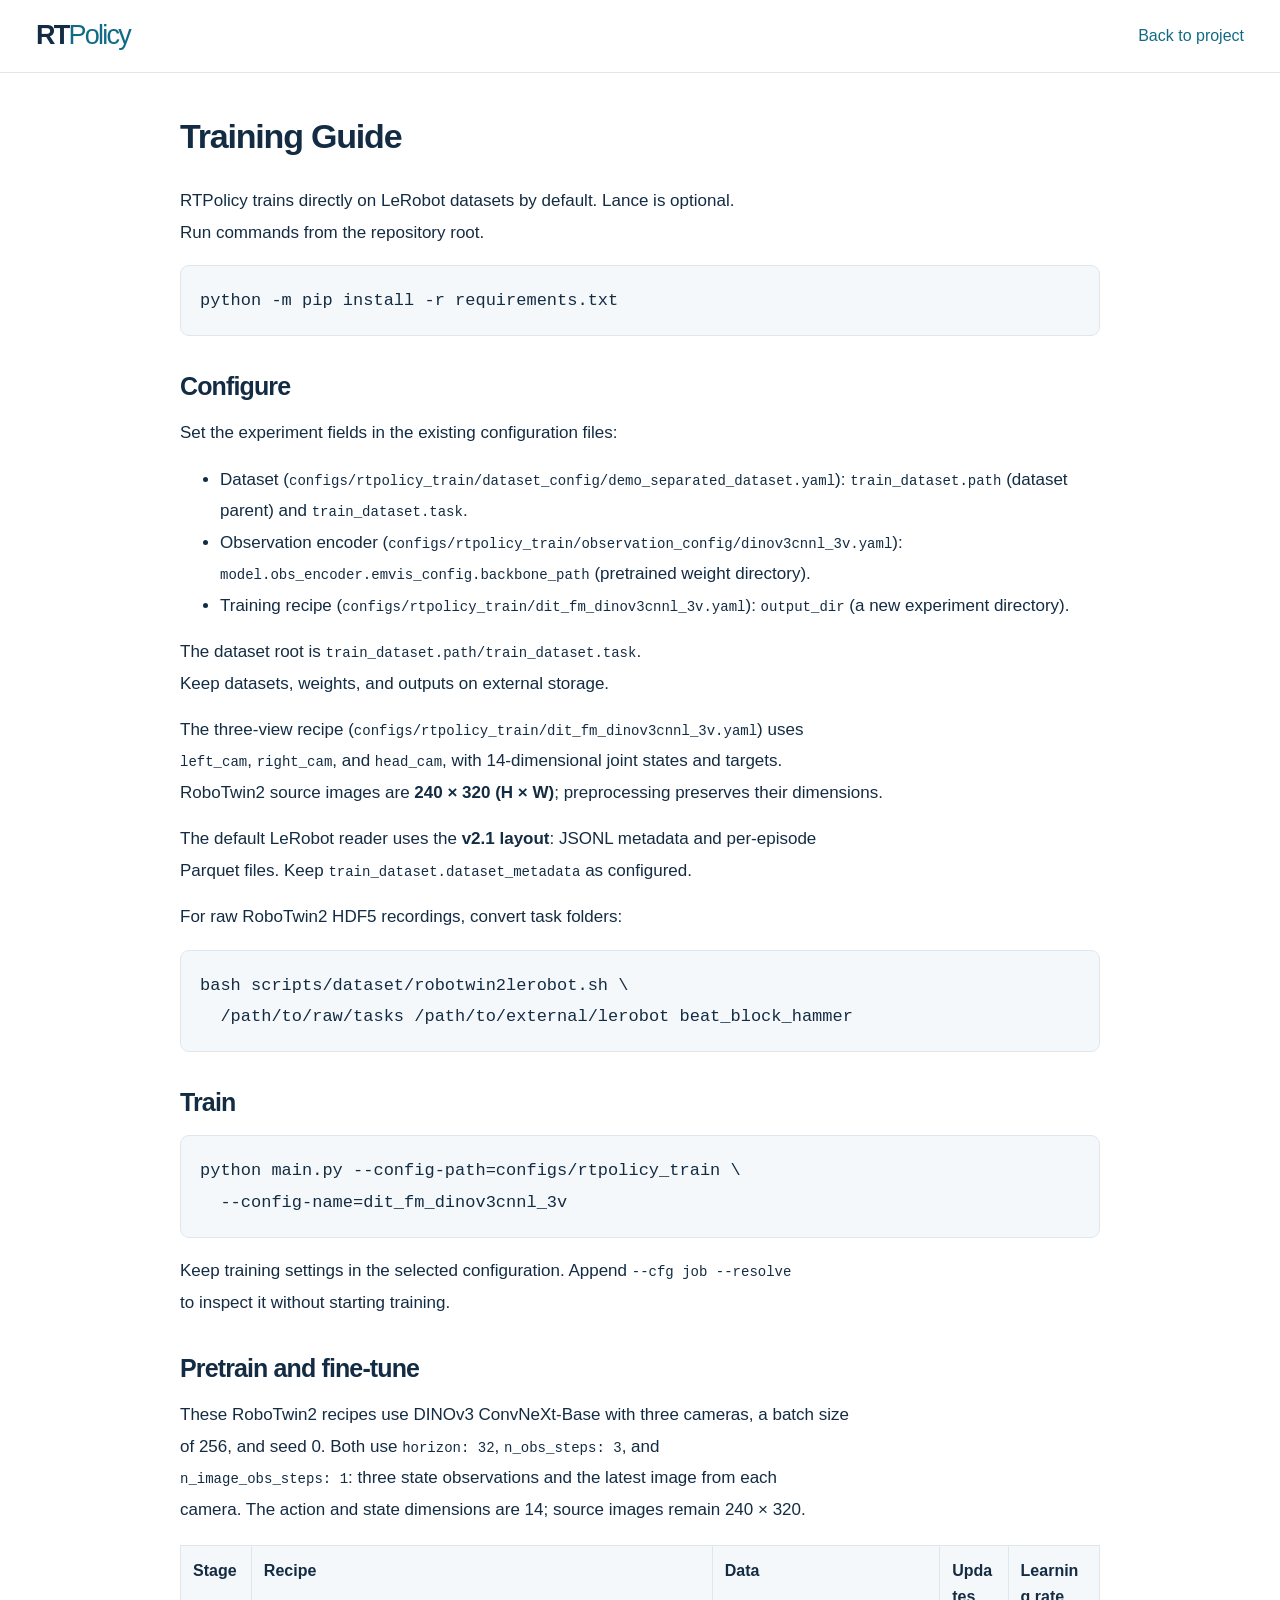
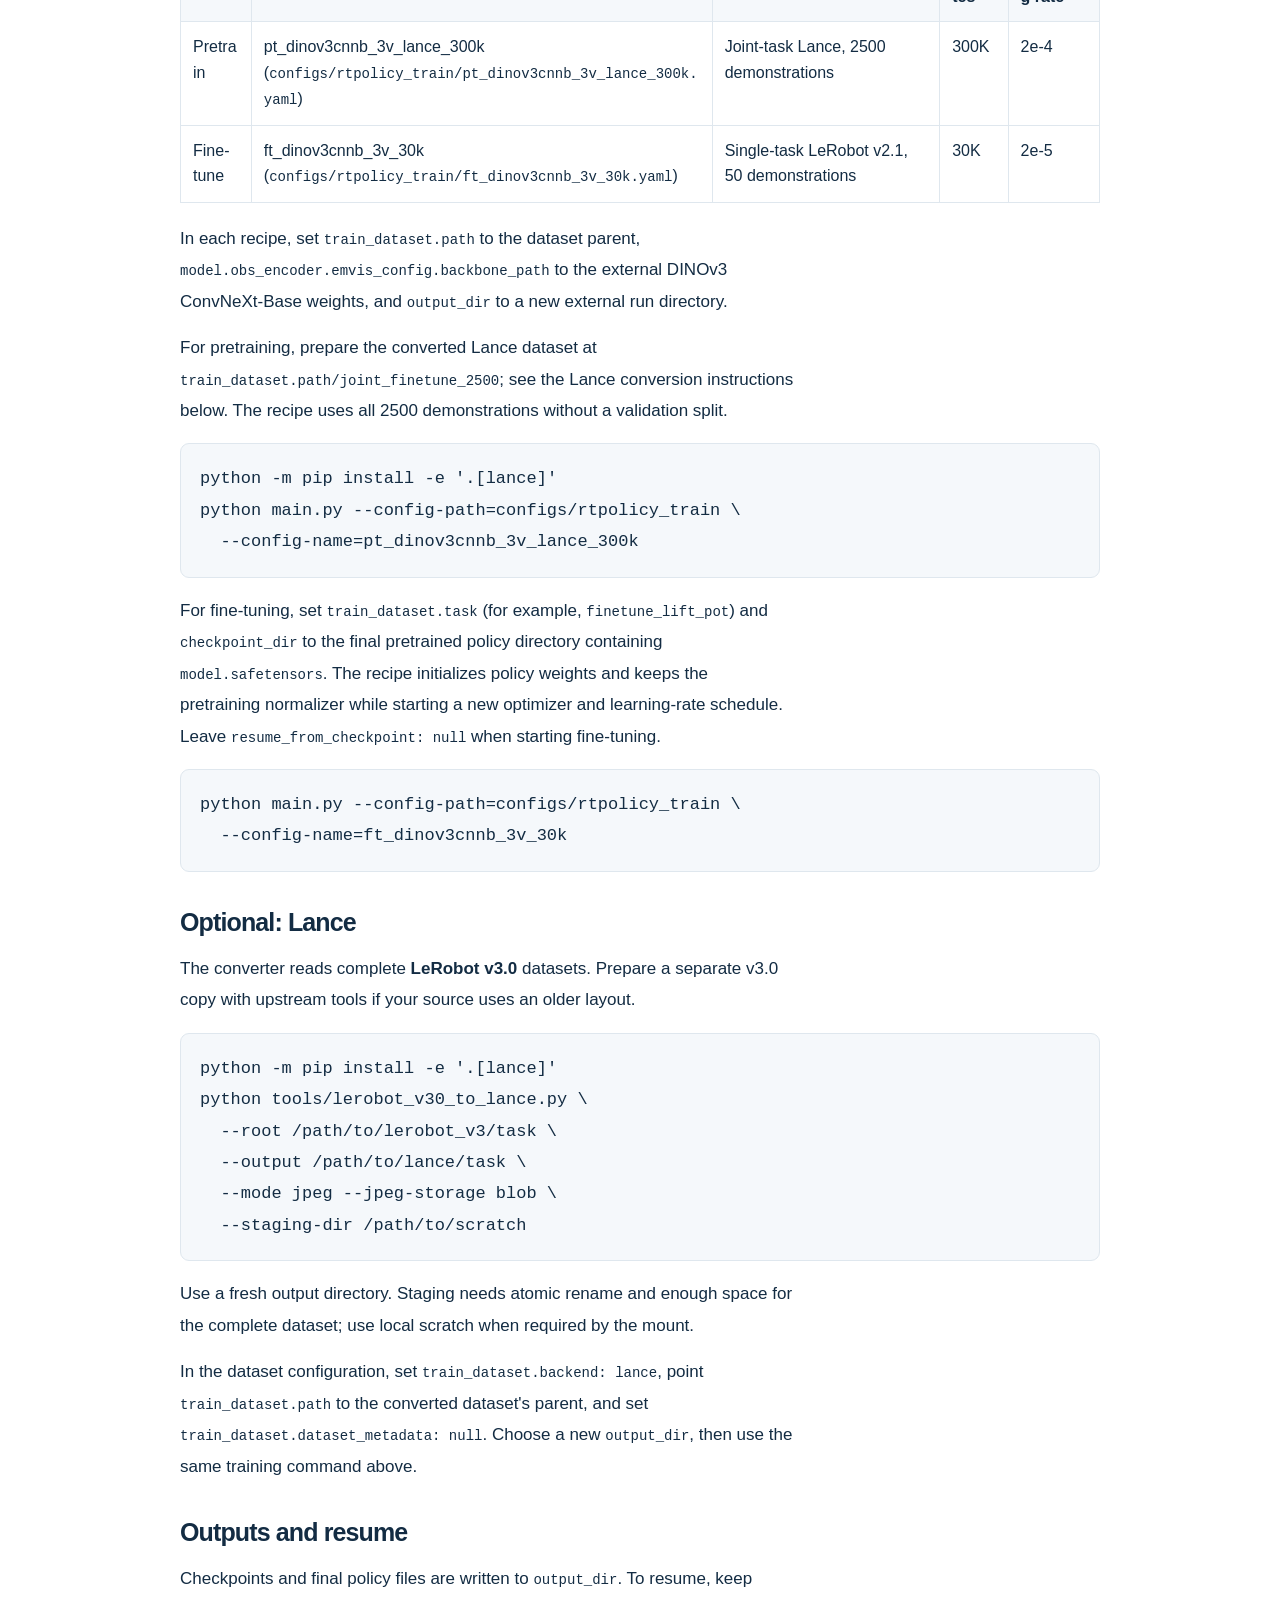
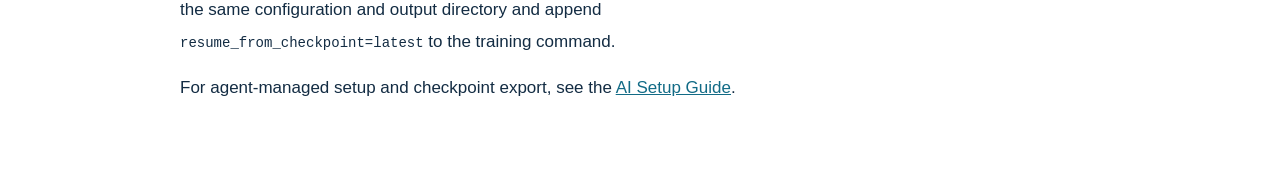
<file: guides/training.html>
<!doctype html>
<html lang="en">
  <head>
    <meta charset="utf-8" />
    <meta name="viewport" content="width=device-width,initial-scale=1" />
    <title>Training guide · RTPolicy</title>
    <link rel="icon" href="../assets/favicon.svg" type="image/svg+xml" />
    <link rel="stylesheet" href="../styles.css" />
  </head>
  <body class="guide-page">
    <header class="site-header">
      <div class="header-inner">
        <a class="brand" href="../index.html">RT<span>Policy</span></a
        ><a class="guide-back" href="../index.html#getting-started"
          >Back to project</a
        >
      </div>
    </header>
    <main class="guide-content"><h1 dir="auto" id="training-guide">Training Guide</h1>
<p dir="auto">RTPolicy trains directly on LeRobot datasets by default. Lance is optional.<br>
Run commands from the repository root.</p>
<div class="highlight highlight-source-shell" dir="auto"><pre class="notranslate">python -m pip install -r requirements.txt</pre></div>
<h2 dir="auto" id="configure">Configure</h2>
<p dir="auto">Set the experiment fields in the existing configuration files:</p>
<ul dir="auto">
<li>Dataset (<code class="notranslate">configs/rtpolicy_train/dataset_config/demo_separated_dataset.yaml</code>): <code class="notranslate">train_dataset.path</code> (dataset parent) and <code class="notranslate">train_dataset.task</code>.</li>
<li>Observation encoder (<code class="notranslate">configs/rtpolicy_train/observation_config/dinov3cnnl_3v.yaml</code>): <code class="notranslate">model.obs_encoder.emvis_config.backbone_path</code> (pretrained weight directory).</li>
<li>Training recipe (<code class="notranslate">configs/rtpolicy_train/dit_fm_dinov3cnnl_3v.yaml</code>): <code class="notranslate">output_dir</code> (a new experiment directory).</li>
</ul>
<p dir="auto">The dataset root is <code class="notranslate">train_dataset.path/train_dataset.task</code>.<br>
Keep datasets, weights, and outputs on external storage.</p>
<p dir="auto">The three-view recipe (<code class="notranslate">configs/rtpolicy_train/dit_fm_dinov3cnnl_3v.yaml</code>) uses<br>
<code class="notranslate">left_cam</code>, <code class="notranslate">right_cam</code>, and <code class="notranslate">head_cam</code>, with 14-dimensional joint states and targets.<br>
RoboTwin2 source images are <strong>240 × 320 (H × W)</strong>; preprocessing preserves their dimensions.</p>
<p dir="auto">The default LeRobot reader uses the <strong>v2.1 layout</strong>: JSONL metadata and per-episode<br>
Parquet files. Keep <code class="notranslate">train_dataset.dataset_metadata</code> as configured.</p>
<p dir="auto">For raw RoboTwin2 HDF5 recordings, convert task folders:</p>
<div class="highlight highlight-source-shell" dir="auto"><pre class="notranslate">bash scripts/dataset/robotwin2lerobot.sh \
  /path/to/raw/tasks /path/to/external/lerobot beat_block_hammer</pre></div>
<h2 dir="auto" id="train">Train</h2>
<div class="highlight highlight-source-shell" dir="auto"><pre class="notranslate">python main.py --config-path=configs/rtpolicy_train \
  --config-name=dit_fm_dinov3cnnl_3v</pre></div>
<p dir="auto">Keep training settings in the selected configuration. Append <code class="notranslate">--cfg job --resolve</code><br>
to inspect it without starting training.</p>
<h2 dir="auto" id="pretrain-and-fine-tune">Pretrain and fine-tune</h2>
<p dir="auto">These RoboTwin2 recipes use DINOv3 ConvNeXt-Base with three cameras, a batch size<br>
of 256, and seed 0. Both use <code class="notranslate">horizon: 32</code>, <code class="notranslate">n_obs_steps: 3</code>, and<br>
<code class="notranslate">n_image_obs_steps: 1</code>: three state observations and the latest image from each<br>
camera. The action and state dimensions are 14; source images remain 240 × 320.</p>
<div class="guide-table"><table role="table">
<thead>
<tr>
<th>Stage</th>
<th>Recipe</th>
<th>Data</th>
<th align="right">Updates</th>
<th align="right">Learning rate</th>
</tr>
</thead>
<tbody>
<tr>
<td>Pretrain</td>
<td>pt_dinov3cnnb_3v_lance_300k (<code class="notranslate">configs/rtpolicy_train/pt_dinov3cnnb_3v_lance_300k.yaml</code>)</td>
<td>Joint-task Lance, 2500 demonstrations</td>
<td align="right">300K</td>
<td align="right">2e-4</td>
</tr>
<tr>
<td>Fine-tune</td>
<td>ft_dinov3cnnb_3v_30k (<code class="notranslate">configs/rtpolicy_train/ft_dinov3cnnb_3v_30k.yaml</code>)</td>
<td>Single-task LeRobot v2.1, 50 demonstrations</td>
<td align="right">30K</td>
<td align="right">2e-5</td>
</tr>
</tbody>
</table></div>
<p dir="auto">In each recipe, set <code class="notranslate">train_dataset.path</code> to the dataset parent,<br>
<code class="notranslate">model.obs_encoder.emvis_config.backbone_path</code> to the external DINOv3<br>
ConvNeXt-Base weights, and <code class="notranslate">output_dir</code> to a new external run directory.</p>
<p dir="auto">For pretraining, prepare the converted Lance dataset at<br>
<code class="notranslate">train_dataset.path/joint_finetune_2500</code>; see the Lance conversion instructions<br>
below. The recipe uses all 2500 demonstrations without a validation split.</p>
<div class="highlight highlight-source-shell" dir="auto"><pre class="notranslate">python -m pip install -e <span class="pl-s"><span class="pl-pds">'</span>.[lance]<span class="pl-pds">'</span></span>
python main.py --config-path=configs/rtpolicy_train \
  --config-name=pt_dinov3cnnb_3v_lance_300k</pre></div>
<p dir="auto">For fine-tuning, set <code class="notranslate">train_dataset.task</code> (for example, <code class="notranslate">finetune_lift_pot</code>) and<br>
<code class="notranslate">checkpoint_dir</code> to the final pretrained policy directory containing<br>
<code class="notranslate">model.safetensors</code>. The recipe initializes policy weights and keeps the<br>
pretraining normalizer while starting a new optimizer and learning-rate schedule.<br>
Leave <code class="notranslate">resume_from_checkpoint: null</code> when starting fine-tuning.</p>
<div class="highlight highlight-source-shell" dir="auto"><pre class="notranslate">python main.py --config-path=configs/rtpolicy_train \
  --config-name=ft_dinov3cnnb_3v_30k</pre></div>
<h2 dir="auto" id="optional-lance">Optional: Lance</h2>
<p dir="auto">The converter reads complete <strong>LeRobot v3.0</strong> datasets. Prepare a separate v3.0<br>
copy with upstream tools if your source uses an older layout.</p>
<div class="highlight highlight-source-shell" dir="auto"><pre class="notranslate">python -m pip install -e <span class="pl-s"><span class="pl-pds">'</span>.[lance]<span class="pl-pds">'</span></span>
python tools/lerobot_v30_to_lance.py \
  --root /path/to/lerobot_v3/task \
  --output /path/to/lance/task \
  --mode jpeg --jpeg-storage blob \
  --staging-dir /path/to/scratch</pre></div>
<p dir="auto">Use a fresh output directory. Staging needs atomic rename and enough space for<br>
the complete dataset; use local scratch when required by the mount.</p>
<p dir="auto">In the dataset configuration, set <code class="notranslate">train_dataset.backend: lance</code>, point<br>
<code class="notranslate">train_dataset.path</code> to the converted dataset's parent, and set<br>
<code class="notranslate">train_dataset.dataset_metadata: null</code>. Choose a new <code class="notranslate">output_dir</code>, then use the<br>
same training command above.</p>
<h2 dir="auto" id="outputs-and-resume">Outputs and resume</h2>
<p dir="auto">Checkpoints and final policy files are written to <code class="notranslate">output_dir</code>. To resume, keep<br>
the same configuration and output directory and append<br>
<code class="notranslate">resume_from_checkpoint=latest</code> to the training command.</p>
<p dir="auto">For agent-managed setup and checkpoint export, see the <a href="ai-setup.html">AI Setup Guide</a>.</p></main>
  </body>
</html>
</file>
<file: styles.css>
@charset "UTF-8";
:root {
  --ink: #132c43;
  --muted: #5e7183;
  --blue: #126b86;
  --cyan: #078d9b;
  --paper: #fff;
  --soft: #f5f8fb;
  --line: #dfe7ee;
  --font: Inter, "Aptos", "Segoe UI", Arial, sans-serif;
  --mono: "SFMono-Regular", Consolas, "Liberation Mono", monospace;
}
* {
  box-sizing: border-box;
}
html {
  scroll-behavior: smooth;
  scroll-padding-top: 96px;
}
body {
  margin: 0;
  background: var(--paper);
  color: var(--ink);
  font: 18px/1.7 var(--font);
  -webkit-font-smoothing: antialiased;
}
a {
  color: inherit;
  text-decoration: none;
}
button,
input {
  font: inherit;
}
button {
  cursor: pointer;
}
button,
a {
  -webkit-tap-highlight-color: transparent;
}
button:focus-visible,
a:focus-visible,
summary:focus-visible,
[tabindex="0"]:focus-visible {
  outline: 3px solid #6fbccf;
  outline-offset: 5px;
}
img {
  display: block;
  max-width: 100%;
  height: auto;
}
button,
figure,
h1,
h2,
h3,
p {
  margin: 0;
}
h1,
h2,
h3 {
  line-height: 1.24;
  letter-spacing: -0.035em;
}
button {
  color: inherit;
}
.wrap {
  width: min(1160px, calc(100% - 64px));
  margin-inline: auto;
}
.section {
  padding-block: 64px;
}
.section-heading {
  margin-bottom: 28px;
}
.centered {
  text-align: center;
}
.section-label {
  color: var(--blue);
  font-size: 15px;
  font-weight: 700;
  letter-spacing: 0.08em;
  line-height: 1.5;
  margin-bottom: 12px;
}
.section-heading h2 {
  font-size: 38px;
  font-weight: 650;
}
.icon {
  width: 22px;
  height: 22px;
  flex: none;
  vertical-align: middle;
}
.skip-link {
  position: fixed;
  left: 16px;
  top: -70px;
  z-index: 100;
  padding: 10px 16px;
  background: white;
  border: 1px solid var(--line);
}
.skip-link:focus {
  top: 12px;
}
.sr-only {
  position: absolute;
  width: 1px;
  height: 1px;
  padding: 0;
  margin: -1px;
  overflow: hidden;
  clip: rect(0, 0, 0, 0);
  white-space: nowrap;
  border: 0;
}
.site-header {
  position: sticky;
  top: 0;
  z-index: 20;
  background: #ffffffed;
  border-bottom: 1px solid var(--line);
  backdrop-filter: blur(16px);
}
.header-inner {
  max-width: 1280px;
  margin: auto;
  min-height: 72px;
  padding-inline: 36px;
  display: flex;
  align-items: center;
  gap: 30px;
}
.brand {
  display: inline-flex;
  font-size: 27px;
  font-weight: 760;
  letter-spacing: -0.065em;
  white-space: nowrap;
}
.brand > span {
  font-weight: 450;
  color: var(--blue);
}
.site-header nav {
  display: flex;
  align-items: center;
  gap: 28px;
  margin-left: auto;
}
.site-header nav a {
  font-size: 17px;
  color: var(--muted);
  transition: color 0.15s;
}
.site-header nav a:hover,
.site-header nav a.current {
  color: var(--blue);
}
.header-cta {
  font-size: 16px;
  font-weight: 600;
  white-space: nowrap;
  border: 1px solid var(--line);
  border-radius: 8px;
  padding: 8px 15px;
}
.header-cta:hover {
  background: var(--soft);
}
.menu-toggle {
  display: none;
}
.hero {
  text-align: center;
  padding-top: 34px;
}
.hero-wordmark {
  font-size: 84px;
  line-height: 1.08;
  font-weight: 800;
  letter-spacing: -0.07em;
  background: linear-gradient(105deg, #102b4c 22%, #176087 60%, #0794a0);
  background-clip: text;
  -webkit-background-clip: text;
  color: transparent;
  margin-bottom: 20px;
}
.hero-wordmark span {
  font-weight: 520;
}
.hero h1 {
  font-size: 35px;
  line-height: 1.28;
  font-weight: 650;
  max-width: 1100px;
  margin-inline: auto;
  letter-spacing: -0.035em;
}
.hero h1 > span {
  color: var(--cyan);
}
.authors {
  display: flex;
  justify-content: center;
  flex-wrap: wrap;
  gap: 5px 18px;
  margin: 24px auto 12px;
  font-size: 17px;
  font-weight: 600;
}
.authors > span {
  white-space: nowrap;
}
sup {
  font-size: 0.64em;
  vertical-align: super;
  margin-left: 2px;
  color: var(--blue);
}
.affiliations {
  display: grid;
  justify-items: center;
  gap: 6px;
  max-width: 1080px;
  margin: 0 auto;
  font-size: 16px;
  line-height: 1.65;
  color: var(--muted);
}
.company-affiliations {
  display: flex;
  justify-content: center;
  gap: 28px;
  flex-wrap: wrap;
}
.contribution-note {
  font-size: 15px;
  color: var(--muted);
  margin-top: 13px;
}
.correspondence {
  display: flex;
  justify-content: center;
  flex-wrap: wrap;
  gap: 6px 24px;
  margin: 12px auto 0;
  font-size: 16px;
  line-height: 1.6;
  color: var(--muted);
}
.correspondence > span {
  white-space: nowrap;
}
.correspondence a {
  color: inherit;
  text-decoration: underline;
  text-decoration-color: #a9b7c0;
  text-underline-offset: 3px;
}
.correspondence a:hover,
.correspondence a:focus-visible {
  color: var(--blue);
  text-decoration-color: currentColor;
}
.resource-links {
  display: flex;
  justify-content: center;
  gap: 12px;
  flex-wrap: wrap;
  margin-top: 24px;
}
.button {
  display: inline-flex;
  align-items: center;
  justify-content: center;
  gap: 9px;
  border: 1px solid #c9dce5;
  border-radius: 8px;
  background: #fff;
  color: var(--blue);
  font-size: 17px;
  font-weight: 600;
  line-height: 1.5;
  padding: 11px 17px;
  transition:
    background 0.15s,
    border-color 0.15s;
}
.button .icon {
  width: 19px;
  height: 19px;
}
.button:hover {
  background: #eef6f8;
  border-color: #88bdcc;
}
.button.primary {
  color: #f3fbff;
  border-color: #173b53;
  background: #173b53;
}
.button.primary:hover {
  background: #20536a;
}
.demo-player {
  overflow: hidden;
  border: 1px solid #d4e4ec;
  border-radius: 12px;
  background: #071827;
  box-shadow: 0 18px 50px -35px #123a5559;
  margin-top: 32px;
  scroll-margin-top: 90px;
}
.demo-player video {
  display: block;
  width: 100%;
  height: auto;
}
.intro-section {
  padding-bottom: 60px;
}
.intro-text {
  max-width: 980px;
  margin: auto;
  text-align: center;
  font-size: 21px;
  line-height: 1.8;
  color: #455f73;
}
.method-section {
  background: var(--soft);
  border-block: 1px solid #eaf0f4;
}
.paper-figure {
  background: #fff;
  border: 1px solid var(--line);
  border-radius: 12px;
  overflow: hidden;
}
.figure-button {
  position: relative;
  display: block;
  width: 100%;
  border: 0;
  padding: 16px;
  background: #fff;
}
.figure-button img {
  width: 100%;
}
.zoom-hint {
  position: absolute;
  right: 18px;
  bottom: 16px;
  font-size: 15px;
  color: var(--blue);
  background: #ffffffed;
  border: 1px solid var(--line);
  padding: 5px 10px;
  border-radius: 6px;
  opacity: 0;
  transition: opacity 0.15s;
}
.figure-button:hover .zoom-hint,
.figure-button:focus-visible .zoom-hint {
  opacity: 1;
}
.method-steps {
  display: grid;
  grid-template-columns: repeat(4, 1fr);
  margin-top: 24px;
}
.method-step {
  padding: 0 24px;
  border-left: 1px solid #d5e1e8;
}
.method-step:first-child {
  border-left: 0;
  padding-left: 0;
}
.method-step:last-child {
  padding-right: 0;
}
.method-step > .step-number {
  font: 15px/1.5 var(--mono);
  color: var(--cyan);
}
.method-step-title {
  font-size: 22px;
  margin: 9px 0;
}
.method-step-copy {
  font-size: 18px;
  line-height: 1.7;
  color: var(--muted);
}
.metric-grid {
  display: grid;
  grid-template-columns: repeat(4, 1fr);
  gap: 16px;
  margin-bottom: 28px;
}
.metric-card {
  padding: 24px 20px;
  border: 1px solid var(--line);
  border-radius: 10px;
  background: linear-gradient(150deg, #fff, #f7fbfc);
}
.metric-icon,
.small-icon {
  display: inline-flex;
  align-items: center;
  justify-content: center;
  width: 42px;
  height: 42px;
  background: #e9f4f6;
  color: var(--blue);
  border-radius: 10px;
}
.metric-label {
  font-size: 16px;
  color: var(--muted);
  margin: 17px 0 7px;
}
.metric-card strong {
  display: block;
  font-size: 38px;
  font-weight: 720;
  line-height: 1.2;
  letter-spacing: -0.055em;
  white-space: nowrap;
}
.metric-card strong span {
  font-size: 0.64em;
  font-weight: 550;
  color: var(--blue);
  letter-spacing: -0.025em;
}
.metric-card > p:last-child {
  font-size: 15px;
  line-height: 1.6;
  color: var(--muted);
  margin-top: 8px;
}
.results-grid {
  display: grid;
  grid-template-columns: 1fr 1fr;
  gap: 24px;
}
.result-card {
  border: 1px solid var(--line);
  border-radius: 12px;
  padding: 28px;
  min-width: 0;
}
.card-heading {
  display: flex;
  align-items: center;
  gap: 14px;
  margin-bottom: 24px;
}
.card-heading h3 {
  font-size: 23px;
  font-weight: 650;
}
.card-heading p {
  font-size: 16px;
  color: var(--muted);
  margin-top: 6px;
}
.benchmark-row {
  display: grid;
  grid-template-columns: 136px 1fr 64px;
  align-items: center;
  gap: 12px;
  margin-bottom: 18px;
  font-size: 16px;
}
.benchmark-name {
  color: var(--muted);
}
.benchmark-track {
  height: 10px;
  border-radius: 10px;
  overflow: hidden;
  background: #edf2f5;
}
.benchmark-fill {
  height: 100%;
  display: block;
  background: #b5cbd6;
  border-radius: 10px;
}
.benchmark-value {
  text-align: right;
  font: 15px/1.5 var(--mono);
  color: #506b7f;
}
.benchmark-row.highlight .benchmark-name,
.benchmark-row.highlight .benchmark-value {
  color: var(--ink);
  font-weight: 700;
}
.benchmark-row.highlight .benchmark-fill {
  background: linear-gradient(90deg, #1a557e, #0795a2);
}
.latency-bars {
  margin-top: 0;
}
.latency-card .card-heading {
  margin-bottom: 16px;
}
.latency-tabs {
  display: grid;
  grid-template-columns: repeat(3, minmax(0, 1fr));
  gap: 4px;
  padding: 4px;
  margin-bottom: 18px;
  border: 1px solid var(--line);
  border-radius: 10px;
  background: var(--soft);
}
.latency-tabs button {
  display: grid;
  gap: 2px;
  padding: 7px 8px;
  border: 1px solid transparent;
  border-radius: 7px;
  background: transparent;
  color: var(--muted);
  font-size: 16px;
  font-weight: 650;
  line-height: 1.25;
  cursor: pointer;
  transition:
    background 0.18s,
    color 0.18s,
    box-shadow 0.18s;
}
.latency-tabs button span {
  font-size: 13px;
  font-weight: 500;
}
.latency-tabs button[aria-selected="true"] {
  color: var(--blue);
  background: #fff;
  border-color: #c9dce5;
  box-shadow: 0 2px 7px #173b530a;
}
.latency-tabs button:hover {
  color: var(--blue);
}
.latency-row {
  display: grid;
  grid-template-columns: 86px minmax(0, 1fr) 86px;
  align-items: center;
  gap: 12px;
  margin-bottom: 14px;
  font-size: 16px;
}
.latency-row .benchmark-fill {
  background: #b5cbd6;
  transition: width 0.44s cubic-bezier(0.22, 1, 0.36, 1);
}
.latency-row.highlight .benchmark-fill {
  background: linear-gradient(90deg, #1a557e, #0795a2);
}
.latency-value {
  font: 15px/1.5 var(--mono);
  text-align: right;
  white-space: nowrap;
}
.latency-name {
  color: var(--muted);
}
.latency-row.highlight .latency-name,
.latency-row.highlight .latency-value {
  color: var(--blue);
  font-weight: 700;
}
.latency-source-note,
.latency-view-note {
  color: var(--muted);
  font-size: 15px;
  line-height: 1.6;
}
.latency-source-note {
  margin-top: 18px;
}
.latency-view-note {
  margin-top: 6px;
}
.chart-note {
  font-size: 16px;
  color: var(--muted);
  line-height: 1.7;
  margin-top: 24px;
}
.edge-speed-grid {
  display: grid;
  grid-template-columns: 1fr 1fr;
  gap: 12px;
}
.quantization-speeds {
  flex: 1 1 280px;
  min-width: 240px;
  max-width: 360px;
}
.edge-speed {
  display: grid;
  gap: 3px;
  padding: 14px 17px;
  border: 1px solid #dce9ee;
  border-radius: 9px;
  background: linear-gradient(145deg, #f2f8fa, #fbfdfd);
}
.edge-device {
  font-size: 16px;
  font-weight: 700;
  color: var(--blue);
}
.edge-speed strong {
  font-size: 29px;
  line-height: 1.25;
  letter-spacing: -0.04em;
}
.edge-speed small {
  font-size: 17px;
  font-weight: 550;
  color: var(--blue);
}
.edge-speed > span:last-child {
  font-size: 15px;
  color: var(--muted);
}
.quantization-evidence {
  display: flex;
  align-items: center;
  justify-content: space-between;
  gap: 24px;
  padding-top: 28px;
  margin-top: 32px;
  border-top: 1px solid var(--line);
}
.quantization-evidence h3 {
  font-size: 22px;
}
.quantization-evidence p {
  font-size: 17px;
  color: var(--muted);
  margin-top: 5px;
}
.report-download-actions {
  display: flex;
  gap: 10px;
  flex-wrap: wrap;
}
.file-download {
  display: inline-flex;
  align-items: center;
  justify-content: center;
  gap: 8px;
  padding: 10px 15px;
  border: 1px solid #d0d7de;
  background: #f6f8fa;
  color: #24292f;
  font-size: 16px;
  font-weight: 600;
  border-radius: 7px;
}
.file-download .icon {
  width: 17px;
  height: 17px;
}
.file-download:hover {
  background: #eef1f5;
  border-color: #b8c2ce;
}
.start-section {
  background: var(--soft);
  border-block: 1px solid #eaf0f4;
}
.setup-grid {
  display: grid;
  grid-template-columns: 1fr 1fr;
  gap: 24px;
}
.setup-card {
  background: #fff;
  border: 1px solid var(--line);
  border-radius: 12px;
  padding: 28px;
  min-width: 0;
}
.setup-card > .card-heading {
  margin-bottom: 23px;
}
.code-panel {
  min-width: 0;
}
.code-tabs {
  display: flex;
  gap: 3px;
  border-bottom: 1px solid var(--line);
}
.code-tabs button {
  border: 0;
  background: transparent;
  color: var(--muted);
  font-size: 16px;
  font-weight: 550;
  padding: 8px 12px 11px;
  border-bottom: 2px solid transparent;
}
.code-tabs button[aria-pressed="true"] {
  color: var(--blue);
  border-bottom-color: var(--blue);
}
.code-tabs .copy-button {
  margin-left: auto;
  font-size: 15px;
}
.code-panel pre {
  padding: 20px 16px;
  margin: 0;
  background: #f5f8fb;
  border-radius: 0 0 8px 8px;
  overflow: auto;
  min-height: 142px;
  white-space: pre-wrap;
  overflow-wrap: anywhere;
}
.code-panel code,
.agent-prompt code {
  font: 14.5px/1.75 var(--mono);
}
#code-note {
  font-size: 16px;
  color: var(--muted);
  line-height: 1.7;
  margin-top: 14px;
}
.text-link {
  display: inline-block;
  color: var(--blue);
  font-size: 17px;
  font-weight: 600;
  margin-top: 17px;
}
.text-link:hover {
  text-decoration: underline;
}
.ai-card > p {
  font-size: 19px;
  line-height: 1.85;
  color: var(--muted);
}
.ai-actions {
  display: flex;
  flex-wrap: wrap;
  gap: 10px;
  margin-top: 24px;
}
.ai-actions .button {
  font-size: 16px;
}
.agent-prompt {
  margin-top: 23px;
  color: var(--muted);
  font-size: 16px;
}
.agent-prompt summary {
  cursor: pointer;
  color: var(--blue);
}
.agent-prompt pre {
  padding: 15px;
  background: var(--soft);
  border: 1px solid var(--line);
  border-radius: 7px;
  white-space: pre-wrap;
  overflow-wrap: anywhere;
  margin-bottom: 0;
}
.repository-layout {
  margin-top: 30px;
  border: 1px solid var(--line);
  border-radius: 12px;
  padding: 26px 28px;
  background: #fff;
}
.repository-layout h3 {
  font-size: 23px;
  margin-bottom: 18px;
}
.repo-tree {
  display: grid;
  grid-template-columns: 1fr 1fr;
  gap: 4px 36px;
}
.repo-tree > div {
  display: grid;
  grid-template-columns: 200px 1fr;
  align-items: start;
  gap: 14px;
  padding: 10px 0;
  border-top: 1px solid #edf2f5;
  font-size: 16px;
  color: var(--muted);
}
.repo-tree code {
  font: 14.5px/1.75 var(--mono);
  color: var(--ink);
  white-space: normal;
  overflow-wrap: anywhere;
}
.deployment-grid {
  display: grid;
  grid-template-columns: repeat(3, 1fr);
  gap: 22px;
}
.deployment-card {
  display: block;
  min-width: 0;
  padding: 28px;
  border: 1px solid var(--line);
  border-radius: 12px;
  background: #fff;
  transition:
    border-color 0.15s,
    transform 0.15s;
}
.deployment-card:hover {
  border-color: #83bac8;
  transform: translateY(-3px);
}
.deployment-top {
  display: flex;
  align-items: center;
  justify-content: space-between;
  color: var(--blue);
  margin-bottom: 25px;
}
.deployment-top > span {
  font-size: 15px;
  font-weight: 700;
  letter-spacing: 0.08em;
}
.deployment-card h3 {
  font-size: 24px;
  margin-bottom: 13px;
}
.deployment-card p {
  font-size: 19px;
  line-height: 1.8;
  color: var(--muted);
}
.acknowledgements {
  padding-top: 25px;
  padding-bottom: 56px;
  max-width: 880px;
  text-align: center;
}
.acknowledgements h2 {
  font-size: 32px;
  margin-bottom: 20px;
}
.acknowledgements > p:last-child {
  font-size: 19px;
  line-height: 1.85;
  color: var(--muted);
}
.acknowledgements a {
  color: var(--blue);
  font-weight: 600;
}
.acknowledgements a:hover {
  text-decoration: underline;
}
.site-footer {
  border-top: 1px solid var(--line);
  padding-block: 30px;
}
.footer-inner {
  display: flex;
  justify-content: space-between;
  align-items: center;
  gap: 24px;
  flex-wrap: wrap;
}
.footer-inner > p {
  font-size: 17px;
  color: var(--muted);
}
.footer-inner > div {
  display: flex;
  gap: 20px;
  flex-wrap: wrap;
  font-size: 17px;
  color: var(--muted);
}
.footer-inner > div a:hover {
  color: var(--blue);
}
#figure-dialog {
  max-width: min(1400px, 96vw);
  max-height: 95vh;
  border: 1px solid var(--line);
  border-radius: 12px;
  padding: 20px;
  background: #fff;
  color: var(--ink);
}
#figure-dialog::backdrop {
  background: #071827bf;
}
#figure-dialog img {
  max-height: 78vh;
  object-fit: contain;
  margin: auto;
}
#close-figure {
  display: block;
  margin-left: auto;
  margin-bottom: 16px;
  border: 1px solid var(--line);
  border-radius: 6px;
  background: var(--soft);
  padding: 6px 12px;
  font-size: 16px;
}
#dialog-caption {
  text-align: center;
  font-size: 17px;
  color: var(--muted);
  margin-top: 16px;
}
body.dialog-open {
  overflow: hidden;
}
@media (min-width: 1500px) {
  .hero {
    padding-top: 58px;
  }
  .hero-wordmark {
    font-size: 92px;
  }
}
@media (max-width: 1050px) {
  .header-inner {
    gap: 20px;
    padding-inline: 26px;
  }
  .site-header nav {
    gap: 20px;
  }
  .site-header nav a {
    font-size: 16px;
  }
  .repo-tree {
    grid-template-columns: 1fr;
  }
  .repo-tree > div {
    grid-template-columns: 220px 1fr;
  }
  .setup-card,
  .result-card {
    padding: 23px;
  }
  .metric-card {
    padding: 22px 16px;
  }
  .metric-card strong {
    font-size: 32px;
  }
  .deployment-card {
    padding: 24px;
  }
}
@media (max-width: 850px) {
  .header-inner {
    min-height: 66px;
    gap: 16px;
  }
  .brand {
    font-size: 25px;
  }
  .menu-toggle {
    display: block;
    margin-left: auto;
    padding: 6px 10px;
    background: #fff;
    border: 1px solid var(--line);
    border-radius: 6px;
    font-size: 16px;
  }
  .site-header nav {
    display: none;
    position: absolute;
    top: 66px;
    left: 0;
    right: 0;
    margin: 0;
    padding: 16px 28px;
    border-bottom: 1px solid var(--line);
    background: #fff;
    flex-direction: column;
    align-items: stretch;
    gap: 0;
  }
  .site-header nav.open {
    display: flex;
  }
  .site-header nav a {
    font-size: 18px;
    padding: 9px 0;
  }
  .header-cta {
    font-size: 15px;
    padding: 7px 10px;
  }
  .hero h1 {
    font-size: 30px;
  }
  .desktop-break {
    display: none;
  }
  .hero-wordmark {
    font-size: 74px;
  }
  .section {
    padding-block: 58px;
  }
  .section-heading h2 {
    font-size: 33px;
  }
  .metric-grid {
    grid-template-columns: repeat(2, 1fr);
  }
  .results-grid,
  .setup-grid {
    grid-template-columns: 1fr;
  }
  .method-steps {
    grid-template-columns: repeat(2, 1fr);
    gap: 24px;
  }
  .method-step {
    padding: 0 18px;
  }
  .method-step:nth-child(odd) {
    padding-left: 0;
    border-left: 0;
  }
  .method-step:nth-child(even) {
    padding-right: 0;
  }
  .deployment-grid {
    grid-template-columns: 1fr;
  }
  .deployment-card {
    padding: 26px;
  }
  .deployment-top {
    margin-bottom: 16px;
  }
  .deployment-card h3 {
    font-size: 25px;
  }
  .quantization-evidence {
    align-items: flex-start;
    flex-direction: column;
    gap: 18px;
  }
  .quantization-speeds {
    flex-basis: auto;
    min-width: 0;
    max-width: none;
    width: 100%;
  }
  .code-panel pre {
    min-height: 0;
  }
  .footer-inner {
    justify-content: center;
    text-align: center;
  }
  .footer-inner > p {
    flex-basis: 100%;
  }
  .footer-inner > div {
    justify-content: center;
  }
  .acknowledgements {
    padding-top: 10px;
  }
}
@media (max-width: 560px) {
  .wrap {
    width: calc(100% - 36px);
  }
  .header-inner {
    padding-inline: 18px;
  }
  .header-cta {
    display: none;
  }
  .hero {
    padding-top: 36px;
  }
  .hero-wordmark {
    font-size: 65px;
    margin-bottom: 16px;
  }
  .hero h1 {
    font-size: 27px;
    line-height: 1.3;
  }
  .authors {
    gap: 6px 14px;
    margin-top: 24px;
    font-size: 16px;
  }
  .affiliations {
    font-size: 15px;
    gap: 5px 12px;
  }
  .contribution-note {
    font-size: 14px;
    line-height: 1.8;
    margin-top: 13px;
  }
  .button {
    font-size: 16px;
    padding: 10px 15px;
  }
  .resource-links {
    margin-top: 21px;
  }
  .demo-player {
    margin-top: 25px;
    border-radius: 8px;
  }
  .section {
    padding-block: 48px;
  }
  .section-heading {
    margin-bottom: 26px;
  }
  .section-heading h2 {
    font-size: 30px;
  }
  .section-label {
    font-size: 14px;
  }
  .intro-text {
    font-size: 19px;
    line-height: 1.85;
  }
  .figure-button {
    padding: 10px;
  }
  .paper-figure {
    border-radius: 8px;
  }
  .method-steps {
    gap: 24px 16px;
  }
  .method-step {
    padding: 0 14px;
  }
  .method-step-title {
    font-size: 21px;
  }
  .method-step-copy {
    font-size: 17px;
  }
  .metric-grid {
    gap: 12px;
  }
  .metric-card {
    padding: 18px 13px;
  }
  .metric-label {
    font-size: 15px;
    margin-top: 14px;
  }
  .metric-card strong {
    font-size: 30px;
  }
  .metric-card > p:last-child {
    font-size: 14px;
  }
  .metric-icon {
    width: 36px;
    height: 36px;
    border-radius: 8px;
  }
  .metric-icon .icon {
    width: 20px;
    height: 20px;
  }
  .result-card,
  .setup-card {
    padding: 21px 17px;
    border-radius: 9px;
  }
  .card-heading {
    gap: 11px;
  }
  .card-heading h3 {
    font-size: 22px;
  }
  .card-heading p {
    font-size: 15px;
  }
  .small-icon {
    width: 37px;
    height: 37px;
  }
  .small-icon .icon {
    width: 20px;
    height: 20px;
  }
  .benchmark-row {
    grid-template-columns: 112px 1fr 50px;
    gap: 8px;
    font-size: 15px;
  }
  .benchmark-value {
    font-size: 14px;
  }
  .latency-row {
    grid-template-columns: 72px minmax(0, 1fr) 82px;
    gap: 8px;
    font-size: 15px;
  }
  .latency-value {
    font-size: 14px;
  }
  .chart-note {
    font-size: 15px;
  }
  .quantization-evidence h3 {
    font-size: 21px;
  }
  .quantization-evidence p {
    font-size: 16px;
  }
  .report-download-actions {
    gap: 9px;
  }
  .file-download {
    font-size: 15px;
    padding: 10px 13px;
  }
  .code-tabs button {
    padding-inline: 10px;
    font-size: 15px;
  }
  .code-tabs .copy-button {
    font-size: 14px;
  }
  .code-panel pre {
    padding: 16px 13px;
  }
  .code-panel code,
  .agent-prompt code {
    font-size: 14px;
  }
  #code-note {
    font-size: 15px;
  }
  .ai-card > p {
    font-size: 18px;
  }
  .ai-actions {
    gap: 9px;
  }
  .ai-actions .button {
    font-size: 15px;
  }
  .repository-layout {
    padding: 22px 17px;
  }
  .repository-layout h3 {
    font-size: 22px;
  }
  .repo-tree > div {
    grid-template-columns: 1fr;
    gap: 1px;
    padding: 10px 0;
    font-size: 16px;
  }
  .repo-tree code {
    font-size: 15px;
  }
  .deployment-card {
    padding: 25px 21px;
  }
  .deployment-card h3 {
    font-size: 23px;
  }
  .deployment-card p {
    font-size: 18px;
  }
  .acknowledgements h2 {
    font-size: 27px;
  }
  .acknowledgements > p:last-child {
    font-size: 18px;
  }
  .site-footer {
    padding-block: 26px;
  }
  .footer-inner {
    gap: 17px;
  }
  .footer-inner > p,
  .footer-inner > div {
    font-size: 16px;
  }
  .footer-inner > div {
    gap: 16px;
  }
}
@media (prefers-reduced-motion: reduce) {
  html {
    scroll-behavior: auto;
  }
  *,
  *::before,
  *::after {
    animation: none !important;
    transition: none !important;
  }
  .deployment-card:hover {
    transform: none;
  }
}

/* Typography and surface detail share one restrained teal accent. */
.hero {
  position: relative;
  isolation: isolate;
}
.hero::before {
  content: "";
  position: absolute;
  z-index: -1;
  pointer-events: none;
  inset: -72px 0 auto;
  height: 540px;
  background: radial-gradient(ellipse at 50% 0, #e5f4f780 0, #fff0 68%);
}
.section-heading.centered::after {
  content: "";
  display: block;
  width: 56px;
  height: 3px;
  border-radius: 3px;
  margin: 18px auto 0;
  background: linear-gradient(90deg, #1b5e80, #13a1ae);
}
.section-label {
  font-size: 19px;
  font-weight: 750;
}
.metric-card {
  position: relative;
  overflow: hidden;
  box-shadow: 0 8px 24px -22px #1b607566;
}
.metric-card::before {
  content: "";
  position: absolute;
  inset: 0 0 auto;
  height: 3px;
  background: linear-gradient(90deg, #44829e55, #27acb866);
}
.metric-card strong.token-metric {
  display: flex;
  align-items: center;
  gap: 9px;
}
.metric-card .token-metric > span {
  font-size: inherit;
  font-weight: inherit;
  color: inherit;
  letter-spacing: inherit;
}
.token-arrow {
  flex: none;
  width: 48px;
  height: 30px;
  color: var(--cyan);
}
.result-card,
.setup-card,
.deployment-card,
.repository-layout {
  box-shadow: 0 10px 28px -25px #224c6950;
}
.paper-figure {
  box-shadow: 0 12px 35px -30px #214e6a55;
}
@media (max-width: 850px) {
  .section-label {
    font-size: 18px;
  }
  .affiliations {
    font-size: 15px;
  }
}
@media (max-width: 560px) {
  .hero::before {
    inset-inline: 0;
  }
  .section-label {
    font-size: 17px;
  }
  .affiliations {
    font-size: 15px;
    gap: 7px;
  }
  .method-step-copy,
  .ai-card > p,
  .deployment-card p {
    font-size: 17px;
  }
  .metric-card strong.token-metric {
    gap: 6px;
    font-size: 30px;
  }
  .token-arrow {
    width: 30px;
    height: 22px;
  }
  .edge-speed {
    padding: 12px;
  }
  .edge-speed strong {
    font-size: 28px;
  }
  .edge-speed small,
  .edge-device {
    font-size: 16px;
  }
  .edge-speed > span:last-child {
    font-size: 15px;
  }
}
@media (max-width: 360px) {
  .metric-card strong.token-metric {
    gap: 4px;
    font-size: 27px;
  }
  .token-arrow {
    width: 26px;
  }
}

.intro-section {
  padding-top: 48px;
  padding-bottom: 48px;
}

/* Motion enhances the existing content; all content stays readable without JS. */
.reading-progress {
  position: absolute;
  inset: auto 0 -1px;
  height: 3px;
  overflow: hidden;
  pointer-events: none;
}
.reading-progress span {
  display: block;
  width: 100%;
  height: 100%;
  transform: scaleX(0);
  transform-origin: left;
  background: linear-gradient(90deg, #17557d, #11abb7);
}
.hero::before {
  animation: ambient-wash 12s ease-in-out infinite alternate;
}
@keyframes ambient-wash {
  from {
    opacity: 0.5;
    transform: translateY(-12px) scale(0.98);
  }
  to {
    opacity: 1;
    transform: translateY(10px) scale(1.02);
  }
}
.motion-card {
  --pointer-x: 50%;
  --pointer-y: 50%;
  position: relative;
  isolation: isolate;
  transition:
    transform 0.22s ease,
    border-color 0.22s ease,
    box-shadow 0.22s ease;
}
.motion-card::after {
  content: "";
  position: absolute;
  inset: 0;
  border-radius: inherit;
  z-index: 0;
  pointer-events: none;
  background: radial-gradient(
    330px circle at var(--pointer-x) var(--pointer-y),
    #16a2b219,
    #ffffff00 65%
  );
  opacity: 0;
  transition: opacity 0.25s;
}
.motion-card.is-pointed::after,
.motion-card:focus-within::after {
  opacity: 1;
}
.motion-card.is-pointed {
  border-color: #93c1ce;
  box-shadow: 0 14px 36px -25px #1c607763;
}
.method-step {
  display: block;
  text-align: left;
  cursor: pointer;
  background: transparent;
  border-top: 0;
  border-right: 0;
  border-bottom: 0;
  position: relative;
  transition:
    background 0.2s,
    color 0.2s;
}
.method-step::after {
  content: "";
  position: absolute;
  left: 0;
  right: 24px;
  bottom: -10px;
  height: 3px;
  border-radius: 3px;
  background: linear-gradient(90deg, #176485, #15a8b2);
  transform: scaleX(0);
  transform-origin: left;
  transition: transform 0.25s ease;
}
.method-step[aria-selected="true"] .method-step-title {
  color: var(--blue);
}
.method-step[aria-selected="true"]::after {
  transform: scaleX(1);
}
.method-step:hover {
  background: #eaf4f680;
}
.method-tour {
  display: flex;
  gap: 24px;
  align-items: center;
  justify-content: space-between;
  padding: 23px 26px;
  margin-top: 36px;
  border: 1px solid #cee2e9;
  border-radius: 11px;
  background: linear-gradient(125deg, #fff, #edf7f9);
}
#method-stage-panel {
  max-width: 800px;
}
.stage-tag {
  color: var(--blue);
  font: 13px/1.5 var(--mono);
  margin-bottom: 7px;
  letter-spacing: 0.07em;
}
#stage-title {
  font-size: 22px;
  margin-bottom: 8px;
}
#stage-description {
  font-size: 17px;
  line-height: 1.75;
  color: var(--muted);
}
.tour-controls {
  display: flex;
  align-items: center;
  gap: 13px;
  flex: none;
}
#stage-position {
  font: 14px/1.5 var(--mono);
  white-space: nowrap;
  color: var(--muted);
}
#method-autoplay {
  min-width: 112px;
  background: #fff;
}
.back-to-top {
  position: fixed;
  right: 24px;
  bottom: 24px;
  z-index: 30;
  display: flex;
  align-items: center;
  justify-content: center;
  width: 43px;
  height: 43px;
  border: 1px solid #bcd7e1;
  border-radius: 12px;
  color: var(--blue);
  background: #ffffffed;
  backdrop-filter: blur(10px);
  box-shadow: 0 7px 25px -14px #184b6d80;
  opacity: 0;
  visibility: hidden;
  transform: translateY(10px);
  transition:
    opacity 0.2s,
    transform 0.2s,
    visibility 0.2s;
}
.back-to-top.visible {
  opacity: 1;
  visibility: visible;
  transform: translateY(0);
}
.back-to-top svg {
  width: 22px;
  height: 22px;
}
.benchmark-row {
  border-radius: 6px;
  transition: background 0.18s;
}
.benchmark-row:hover {
  background: #edf6f8;
}
.guide-back {
  margin-left: auto;
  color: var(--blue);
  font-size: 16px;
}
.guide-content {
  width: min(920px, calc(100% - 40px));
  margin: 42px auto 70px;
  font-size: 17px;
  line-height: 1.85;
  overflow-wrap: anywhere;
}
.guide-content h1 {
  font-size: 34px;
  margin: 0 0 28px;
}
.guide-content h2 {
  font-size: 25px;
  margin: 35px 0 15px;
}
.guide-content p,
.guide-content ul,
.guide-content ol {
  margin: 15px 0;
}
.guide-content a {
  color: var(--blue);
  text-decoration: underline;
}
.guide-content code {
  font: 14px/1.75 var(--mono);
}
.guide-content pre {
  padding: 19px;
  background: var(--soft);
  border: 1px solid var(--line);
  border-radius: 9px;
  overflow: auto;
  white-space: pre-wrap;
}
.guide-table {
  max-width: 100%;
  margin: 20px 0;
  overflow-x: auto;
}
.guide-table table {
  width: 100%;
  min-width: 680px;
  border-collapse: collapse;
  font-size: 16px;
  line-height: 1.6;
}
.guide-table th,
.guide-table td {
  padding: 12px;
  border: 1px solid var(--line);
  text-align: left;
  vertical-align: top;
}
.guide-table th {
  background: var(--soft);
}
.guide-content .anchor {
  display: none;
}
@media (max-width: 850px) {
  .method-tour {
    align-items: stretch;
    flex-direction: column;
    gap: 18px;
  }
  .tour-controls {
    justify-content: space-between;
  }
}
@media (max-width: 560px) {
  .method-tour {
    padding: 20px 17px;
    margin-top: 30px;
  }
  #stage-title {
    font-size: 21px;
  }
  #stage-description {
    font-size: 16px;
  }
  .back-to-top {
    right: 15px;
    bottom: 15px;
    width: 40px;
    height: 40px;
  }
  .guide-content {
    font-size: 16px;
  }
  .guide-content h1 {
    font-size: 29px;
  }
}
@media (prefers-reduced-motion: reduce) {
  .latency-row .benchmark-fill,
  .latency-tabs button {
    transition: none;
  }
  .hero::before {
    animation: none;
  }
  .motion-card {
    transform: none !important;
  }
  .method-step::after {
    transition: none;
  }
  #method-autoplay {
    display: none;
  }
}

.method-step-title,
.method-step-copy,
.step-number {
  display: block;
}

/* Keep interactive controls stable while feedback and pipeline text change. */
.method-step-title {
  font-weight: 650;
}
.stage-tag {
  font-size: 15px;
}
#stage-title {
  font-size: 24px;
}
#stage-description {
  font-size: 18px;
  line-height: 1.75;
}
#method-autoplay[aria-pressed="true"] {
  background: #173b53;
  border-color: #173b53;
  color: #f3fbff;
}
@media (max-width: 560px) {
  #stage-title {
    font-size: 22px;
  }
  #stage-description {
    font-size: 17px;
  }
}
</file>
